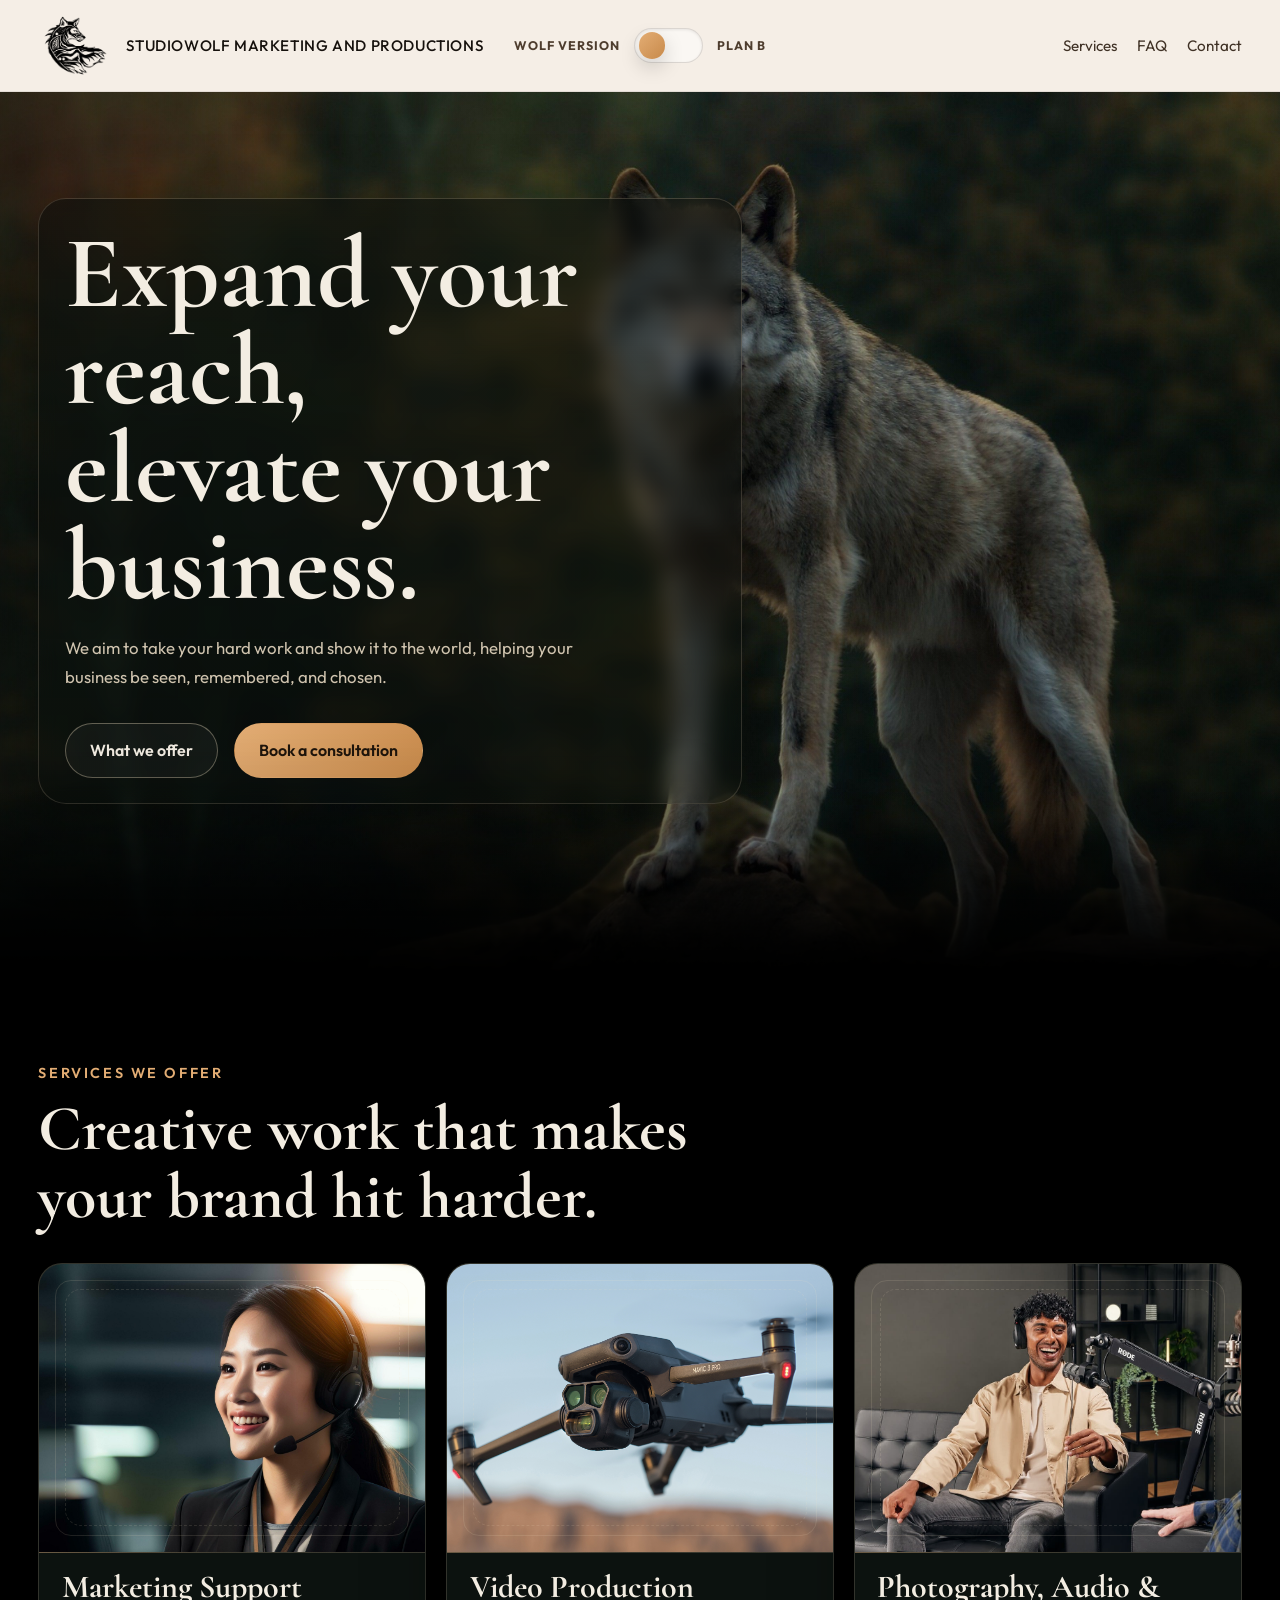
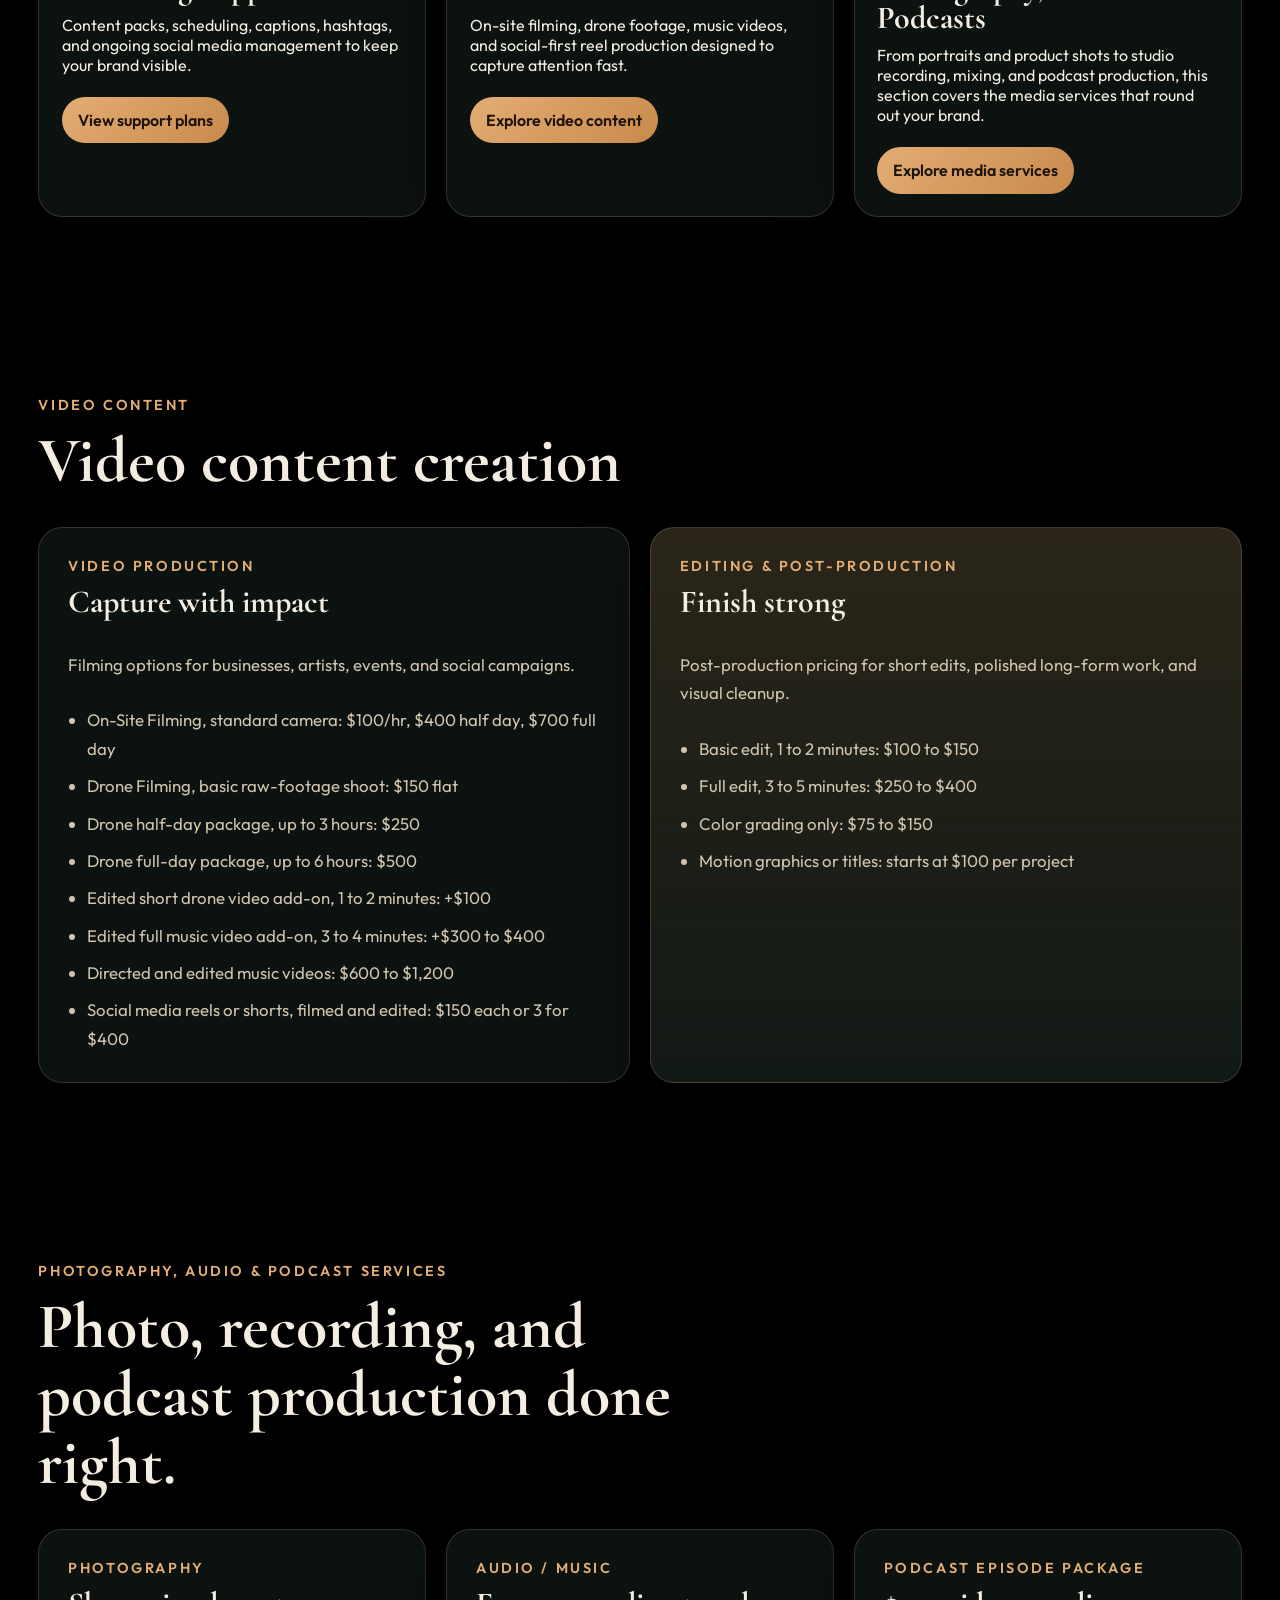
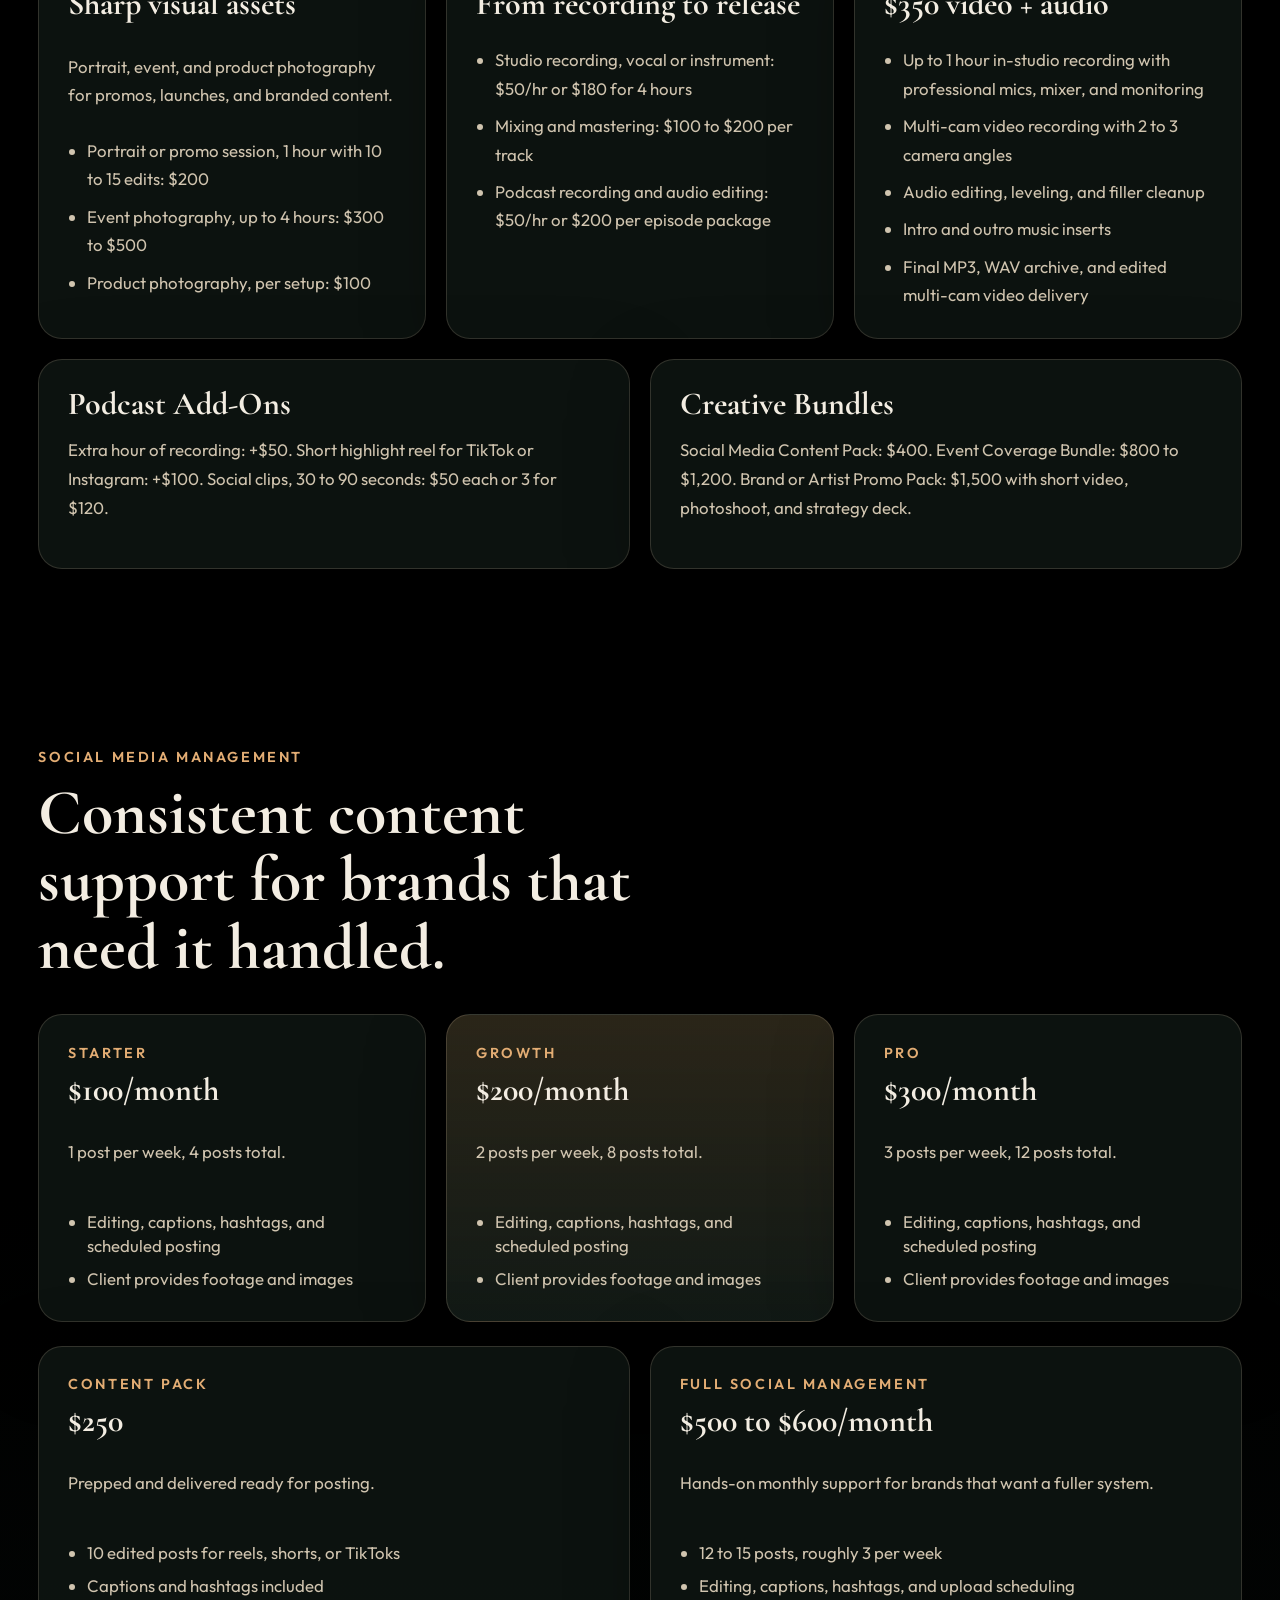
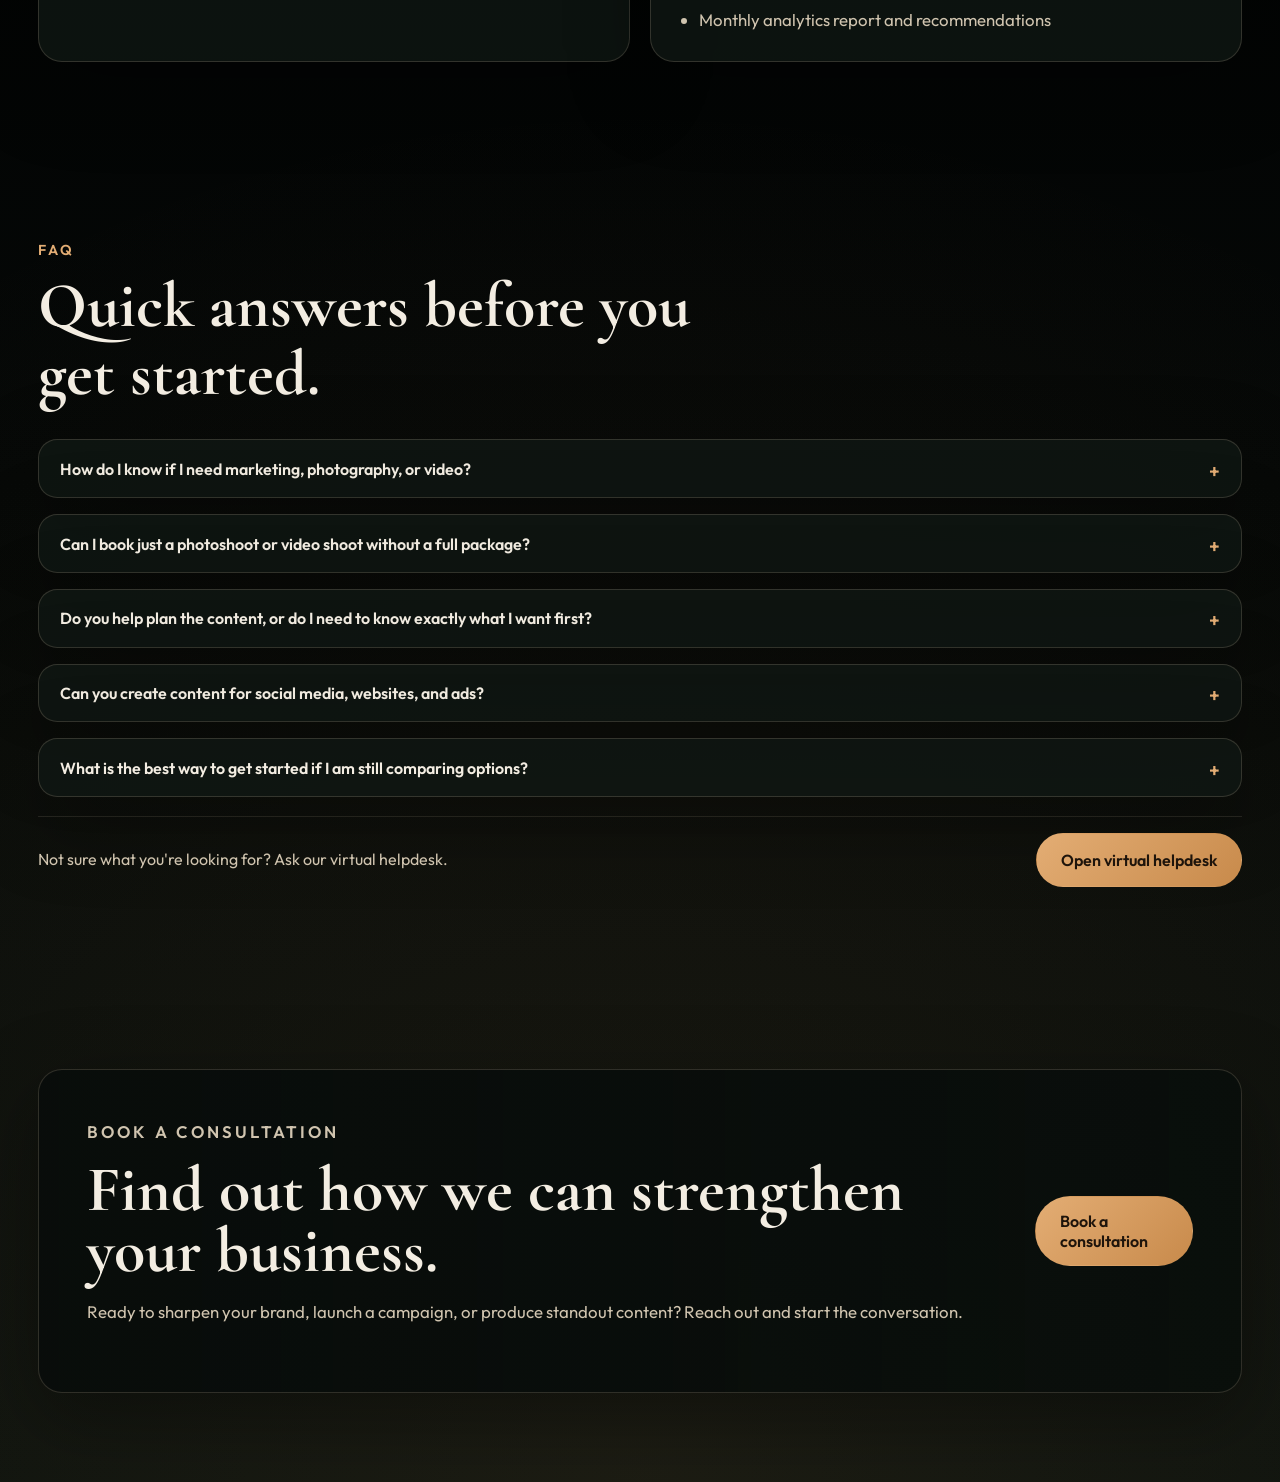
<file: index.html>
<!DOCTYPE html>
<html lang="en">
<head>
  <meta charset="UTF-8">
  <meta name="viewport" content="width=device-width, initial-scale=1.0">
  <title>StudioWolf Marketing and Productions</title>
  <meta
    name="description"
    content="StudioWolf Marketing and Productions helps brands lead the pack with sharp creative, video production, and growth-focused marketing."
  >
  <link rel="preconnect" href="https://fonts.googleapis.com">
  <link rel="preconnect" href="https://fonts.gstatic.com" crossorigin>
  <link href="https://fonts.googleapis.com/css2?family=Cormorant+Garamond:wght@500;600;700&family=Outfit:wght@300;400;500;600;700&display=swap" rel="stylesheet">
  <script>
    const savedStudioWolfTheme = sessionStorage.getItem("studiowolf-theme");
    document.documentElement.dataset.theme = savedStudioWolfTheme === "indian" ? "indian" : "wolf";
  </script>
  <link rel="stylesheet" href="styles.css">
</head>
<body>
  <header class="page-header">
    <nav class="site-nav">
      <a class="brand" href="#">
        <span class="brand-mark" aria-hidden="true">
          <img src="emblem-transparent.png" alt="StudioWolf logo">
        </span>
        <span class="brand-text">StudioWolf Marketing and Productions</span>
      </a>
      <div class="theme-switcher" aria-label="Website version toggle">
        <span class="theme-switcher-label">Wolf version</span>
        <label class="theme-toggle">
          <input type="checkbox" data-theme-toggle aria-label="Switch website version">
          <span class="theme-toggle-track">
            <span class="theme-toggle-thumb"></span>
          </span>
        </label>
        <span class="theme-switcher-label">Plan B</span>
      </div>
      <div class="nav-links">
        <a href="#services" data-symbol="S" aria-label="Services">Services</a>
        <a href="#faq" data-symbol="?" aria-label="FAQ">FAQ</a>
        <a href="#consultation" data-symbol="C" aria-label="Contact">Contact</a>
      </div>
    </nav>
  </header>

  <section class="hero" id="top">
    <div class="hero-content">
      <div class="hero-copy">
        <div class="hero-layout">
          <div class="hero-main">
            <h1>
              <span class="hero-title hero-title-default">Expand your reach, elevate your business.</span>
              <span class="hero-title hero-title-indian">Built to be seen.</span>
            </h1>
            <p class="hero-text">
              <span class="hero-text-default">We aim to take your hard work and show it to the world, helping your business be seen, remembered, and chosen.</span>
              <span class="hero-text-indian">But we do way more than making you look good.</span>
            </p>
            <div class="hero-actions">
              <a class="button button-secondary" href="#services">
                <span class="hero-button-label hero-button-label-default">What we offer</span>
                <span class="hero-button-label hero-button-label-plan-b">What do we do?</span>
              </a>
              <a class="button button-primary" href="book-consultation.html">Book a consultation</a>
            </div>
          </div>
        </div>
      </div>
    </div>
  </section>

  <main>
    <section class="section intro" id="services">
      <div class="section-heading">
        <p class="section-label">Services We Offer</p>
        <h2>Creative work that makes your brand hit harder.</h2>
      </div>
      <div class="service-showcase">
        <article class="service-card">
          <a class="service-link" href="#social-management">
            <div class="service-placeholder">
              <img src="caller.jpeg" alt="Marketing support representative on a call">
            </div>
            <h3>Marketing Support</h3>
            <p>Content packs, scheduling, captions, hashtags, and ongoing social media management to keep your brand visible.</p>
            <span class="service-cta">View support plans</span>
          </a>
        </article>
        <article class="service-card">
          <a class="service-link" href="#pricing">
            <div class="service-placeholder">
              <img src="drone.jpg" alt="Drone camera in flight for video production">
            </div>
            <h3>Video Production</h3>
            <p>On-site filming, drone footage, music videos, and social-first reel production designed to capture attention fast.</p>
            <span class="service-cta">Explore video content</span>
          </a>
        </article>
        <article class="service-card">
          <a class="service-link" href="#photography">
            <div class="service-placeholder service-placeholder-podcast">
              <img src="podcasts.jpg" alt="Podcast recording session with microphones and headphones">
            </div>
            <h3>Photography, Audio &amp; Podcasts</h3>
            <p>From portraits and product shots to studio recording, mixing, and podcast production, this section covers the media services that round out your brand.</p>
            <span class="service-cta">Explore media services</span>
          </a>
        </article>
      </div>
    </section>

    <section class="section pricing" id="pricing">
      <div class="section-heading">
        <p class="section-label">Video Content</p>
        <h2>Video content creation</h2>
      </div>
      <div class="pricing-grid pricing-grid--two">
        <article class="price-card">
          <p class="plan">Video Production</p>
          <h3>Capture with impact</h3>
          <p class="price-copy">Filming options for businesses, artists, events, and social campaigns.</p>
          <ul>
            <li>On-Site Filming, standard camera: $100/hr, $400 half day, $700 full day</li>
            <li>Drone Filming, basic raw-footage shoot: $150 flat</li>
            <li>Drone half-day package, up to 3 hours: $250</li>
            <li>Drone full-day package, up to 6 hours: $500</li>
            <li>Edited short drone video add-on, 1 to 2 minutes: +$100</li>
            <li>Edited full music video add-on, 3 to 4 minutes: +$300 to $400</li>
            <li>Directed and edited music videos: $600 to $1,200</li>
            <li>Social media reels or shorts, filmed and edited: $150 each or 3 for $400</li>
          </ul>
        </article>
        <article class="price-card featured">
          <p class="plan">Editing &amp; Post-Production</p>
          <h3>Finish strong</h3>
          <p class="price-copy">Post-production pricing for short edits, polished long-form work, and visual cleanup.</p>
          <ul>
            <li>Basic edit, 1 to 2 minutes: $100 to $150</li>
            <li>Full edit, 3 to 5 minutes: $250 to $400</li>
            <li>Color grading only: $75 to $150</li>
            <li>Motion graphics or titles: starts at $100 per project</li>
          </ul>
        </article>
      </div>
    </section>

    <section class="section service-detail" id="photography">
      <div class="section-heading">
        <p class="section-label">Photography, Audio &amp; Podcast Services</p>
        <h2>Photo, recording, and podcast production done right.</h2>
      </div>
      <div class="pricing-grid">
        <article class="price-card">
          <p class="plan">Photography</p>
          <h3>Sharp visual assets</h3>
          <p class="price-copy">Portrait, event, and product photography for promos, launches, and branded content.</p>
          <ul>
            <li>Portrait or promo session, 1 hour with 10 to 15 edits: $200</li>
            <li>Event photography, up to 4 hours: $300 to $500</li>
            <li>Product photography, per setup: $100</li>
          </ul>
        </article>
        <article class="price-card">
          <p class="plan">Audio / Music</p>
          <h3>From recording to release</h3>
          <ul>
            <li>Studio recording, vocal or instrument: $50/hr or $180 for 4 hours</li>
            <li>Mixing and mastering: $100 to $200 per track</li>
            <li>Podcast recording and audio editing: $50/hr or $200 per episode package</li>
          </ul>
        </article>
        <article class="price-card">
          <p class="plan">Podcast Episode Package</p>
          <h3>$350 video + audio</h3>
          <ul>
            <li>Up to 1 hour in-studio recording with professional mics, mixer, and monitoring</li>
            <li>Multi-cam video recording with 2 to 3 camera angles</li>
            <li>Audio editing, leveling, and filler cleanup</li>
            <li>Intro and outro music inserts</li>
            <li>Final MP3, WAV archive, and edited multi-cam video delivery</li>
          </ul>
        </article>
      </div>
      <div class="cards cards--compact">
        <article class="card">
          <h3>Podcast Add-Ons</h3>
          <p>Extra hour of recording: +$50. Short highlight reel for TikTok or Instagram: +$100. Social clips, 30 to 90 seconds: $50 each or 3 for $120.</p>
        </article>
        <article class="card">
          <h3>Creative Bundles</h3>
          <p>Social Media Content Pack: $400. Event Coverage Bundle: $800 to $1,200. Brand or Artist Promo Pack: $1,500 with short video, photoshoot, and strategy deck.</p>
        </article>
      </div>
    </section>

    <section class="section social-management" id="social-management">
      <div class="section-heading">
        <p class="section-label">Social Media Management</p>
        <h2>Consistent content support for brands that need it handled.</h2>
      </div>
      <div class="pricing-grid">
        <article class="price-card">
          <p class="plan">Starter</p>
          <h3>$100/month</h3>
          <p class="price-copy">1 post per week, 4 posts total.</p>
          <ul>
            <li>Editing, captions, hashtags, and scheduled posting</li>
            <li>Client provides footage and images</li>
          </ul>
        </article>
        <article class="price-card featured">
          <p class="plan">Growth</p>
          <h3>$200/month</h3>
          <p class="price-copy">2 posts per week, 8 posts total.</p>
          <ul>
            <li>Editing, captions, hashtags, and scheduled posting</li>
            <li>Client provides footage and images</li>
          </ul>
        </article>
        <article class="price-card">
          <p class="plan">Pro</p>
          <h3>$300/month</h3>
          <p class="price-copy">3 posts per week, 12 posts total.</p>
          <ul>
            <li>Editing, captions, hashtags, and scheduled posting</li>
            <li>Client provides footage and images</li>
          </ul>
        </article>
      </div>
      <div class="pricing-grid pricing-grid--two">
        <article class="price-card">
          <p class="plan">Content Pack</p>
          <h3>$250</h3>
          <p class="price-copy">Prepped and delivered ready for posting.</p>
          <ul>
            <li>10 edited posts for reels, shorts, or TikToks</li>
            <li>Captions and hashtags included</li>
          </ul>
        </article>
        <article class="price-card">
          <p class="plan">Full Social Management</p>
          <h3>$500 to $600/month</h3>
          <p class="price-copy">Hands-on monthly support for brands that want a fuller system.</p>
          <ul>
            <li>12 to 15 posts, roughly 3 per week</li>
            <li>Editing, captions, hashtags, and upload scheduling</li>
            <li>Monthly analytics report and recommendations</li>
          </ul>
        </article>
      </div>
    </section>

    <section class="section faq" id="faq">
      <div class="section-heading">
        <p class="section-label">FAQ</p>
        <h2>Quick answers before you get started.</h2>
      </div>
      <div class="faq-list">
        <details class="faq-item">
          <summary>How do I know if I need marketing, photography, or video?</summary>
          <p>If you need more visibility, stronger branding, better content, or a clearer way to show what your business does, StudioWolf can help you figure out which service makes the most sense.</p>
        </details>
        <details class="faq-item">
          <summary>Can I book just a photoshoot or video shoot without a full package?</summary>
          <p>Yes. You can book single services like photography, filming, editing, podcast production, or social content support without committing to a larger package.</p>
        </details>
        <details class="faq-item">
          <summary>Do you help plan the content, or do I need to know exactly what I want first?</summary>
          <p>StudioWolf can help with both strategy and execution. If you already know what you want, we can produce it. If you are not sure yet, we can help shape the concept, direction, and rollout.</p>
        </details>
        <details class="faq-item">
          <summary>Can you create content for social media, websites, and ads?</summary>
          <p>Yes. StudioWolf can create content that works across social media, websites, paid ads, promotions, and branded campaigns so your visuals stay consistent everywhere people see you.</p>
        </details>
        <details class="faq-item">
          <summary>What is the best way to get started if I am still comparing options?</summary>
          <p>Start with a consultation or use the virtual helpdesk. Once you share what your business needs, StudioWolf can point you toward the right service, package, or production approach.</p>
        </details>
      </div>
      <div class="faq-help-strip">
        <p class="faq-help-copy">Not sure what you're looking for? Ask our virtual helpdesk.</p>
        <a class="button button-primary" href="virtual-helpdesk.html">Open virtual helpdesk</a>
      </div>
    </section>

    <section class="section consultation" id="consultation">
      <div class="consultation-panel">
        <div>
          <p class="section-label">Book A Consultation</p>
          <h2>Find out how we can strengthen your business.</h2>
          <p>
            Ready to sharpen your brand, launch a campaign, or produce standout content? Reach out and start the conversation.
          </p>
        </div>
        <a class="button button-primary" href="book-consultation.html">Book a consultation</a>
      </div>
    </section>
  </main>
  <div class="floating-actions" aria-label="Quick actions">
    <a class="floating-button floating-button-secondary" href="virtual-helpdesk.html">Helpdesk</a>
    <a class="floating-button floating-button-primary" href="book-consultation.html">Contact</a>
  </div>
  <script>
    const heroSection = document.querySelector(".hero, .consultation-hero, .calculator-page");
    const floatingActions = document.querySelector(".floating-actions");

    if (heroSection && floatingActions) {
      const toggleFloatingActions = () => {
        const heroBottom = heroSection.getBoundingClientRect().bottom;
        floatingActions.classList.toggle("is-visible", heroBottom <= 120);
      };

      toggleFloatingActions();
      window.addEventListener("scroll", toggleFloatingActions, { passive: true });
      window.addEventListener("resize", toggleFloatingActions);
    }
  </script>
  <script src="side-nav.js"></script>
  <script src="theme-toggle.js"></script>
</body>
</html>
</file>
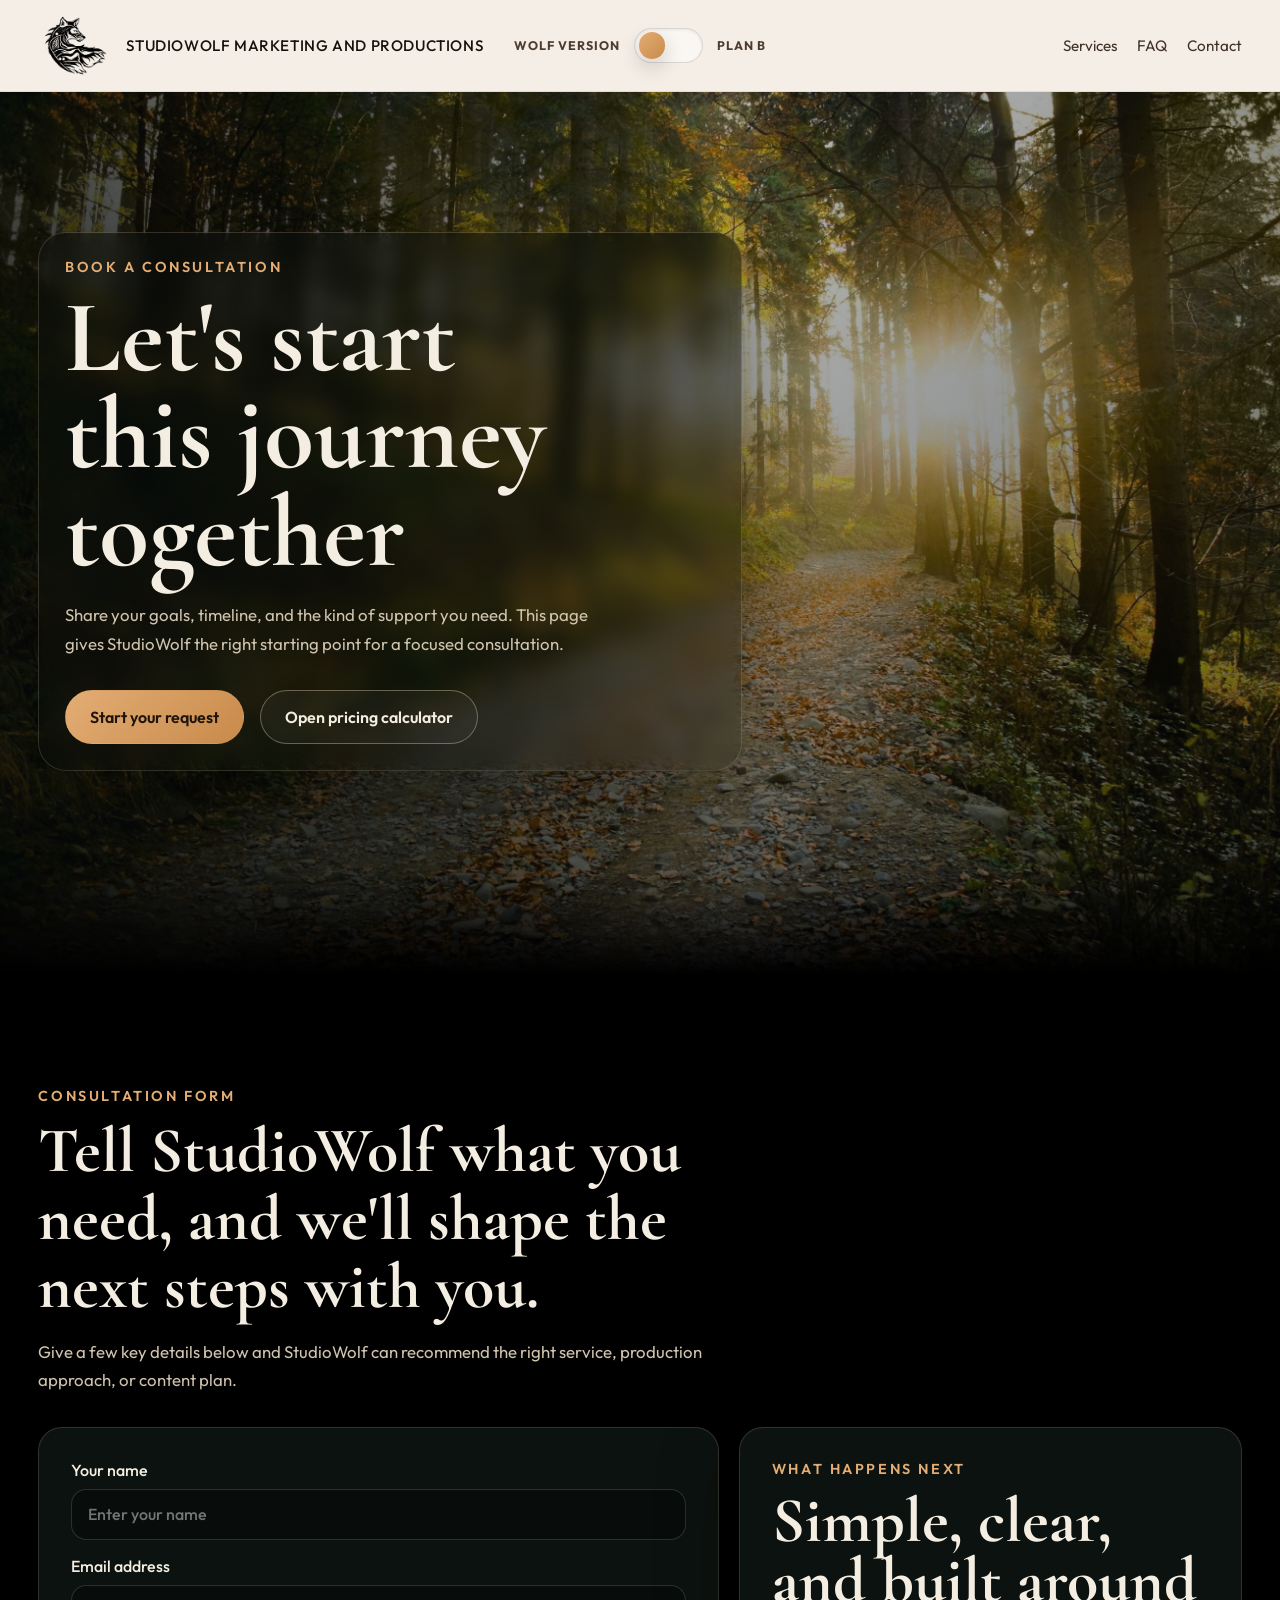
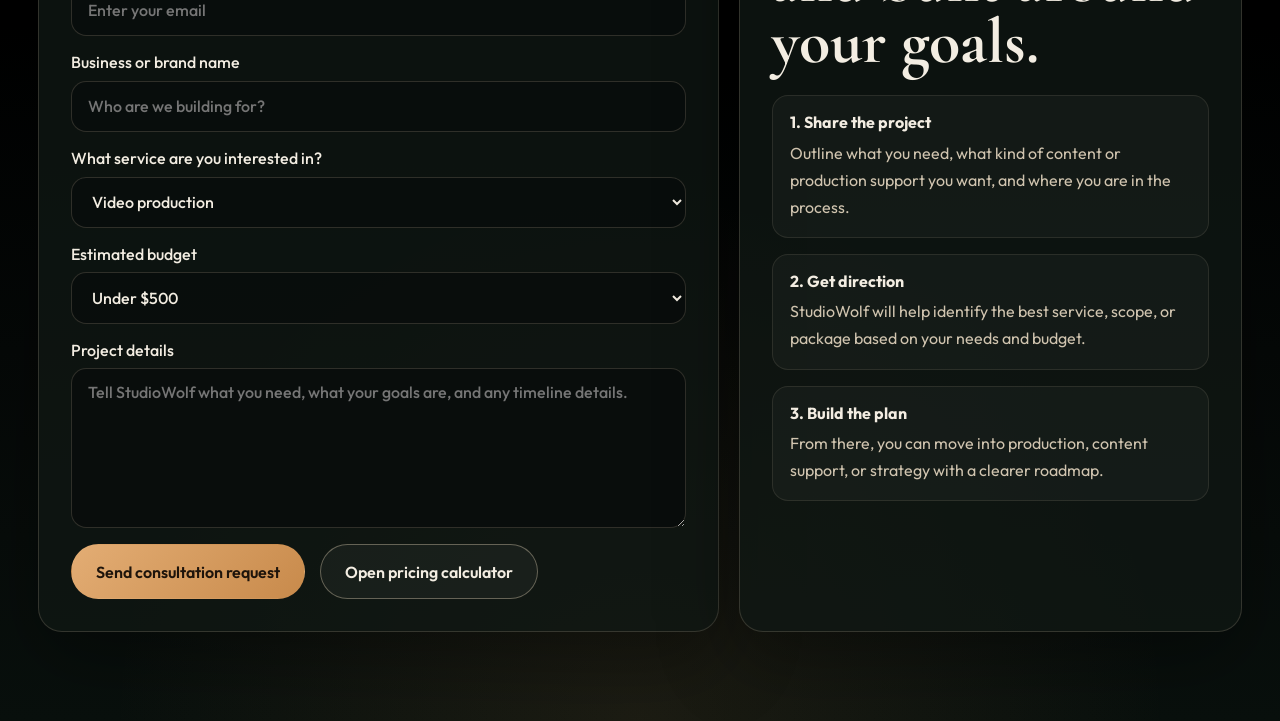
<file: book-consultation.html>
<!DOCTYPE html>
<html lang="en">
<head>
  <meta charset="UTF-8">
  <meta name="viewport" content="width=device-width, initial-scale=1.0">
  <title>Book A Consultation | StudioWolf Marketing and Productions</title>
  <meta
    name="description"
    content="Book a consultation with StudioWolf Marketing and Productions to plan your next marketing, production, or content project."
  >
  <link rel="preconnect" href="https://fonts.googleapis.com">
  <link rel="preconnect" href="https://fonts.gstatic.com" crossorigin>
  <link href="https://fonts.googleapis.com/css2?family=Cormorant+Garamond:wght@500;600;700&family=Outfit:wght@300;400;500;600;700&display=swap" rel="stylesheet">
  <script>
    const savedStudioWolfTheme = sessionStorage.getItem("studiowolf-theme");
    document.documentElement.dataset.theme = savedStudioWolfTheme === "indian" ? "indian" : "wolf";
  </script>
  <link rel="stylesheet" href="styles.css">
</head>
<body>
  <header class="page-header">
    <nav class="site-nav">
      <a class="brand" href="index.html">
        <span class="brand-mark" aria-hidden="true">
          <img src="emblem-transparent.png" alt="StudioWolf logo">
        </span>
        <span class="brand-text">StudioWolf Marketing and Productions</span>
      </a>
      <div class="theme-switcher" aria-label="Website version toggle">
        <span class="theme-switcher-label">Wolf version</span>
        <label class="theme-toggle">
          <input type="checkbox" data-theme-toggle aria-label="Switch website version">
          <span class="theme-toggle-track">
            <span class="theme-toggle-thumb"></span>
          </span>
        </label>
        <span class="theme-switcher-label">Plan B</span>
      </div>
      <div class="nav-links">
        <a href="index.html#services" data-symbol="S" aria-label="Services">Services</a>
        <a href="index.html#faq" data-symbol="?" aria-label="FAQ">FAQ</a>
        <a href="book-consultation.html" data-symbol="C" aria-label="Contact">Contact</a>
      </div>
    </nav>
  </header>

  <section class="consultation-hero" id="top">
    <div class="hero-content">
      <div class="hero-copy consultation-hero-copy">
        <p class="eyebrow">Book A Consultation</p>
        <h1>Let's start this journey together</h1>
        <p class="hero-text">
          Share your goals, timeline, and the kind of support you need. This page gives StudioWolf the right starting point for a focused consultation.
        </p>
        <div class="hero-actions">
          <a class="button button-primary" href="#consultation-form">Start your request</a>
          <a class="button button-secondary" href="pricing-calculator.html">Open pricing calculator</a>
        </div>
      </div>
    </div>
  </section>

  <main>
    <section class="section calculator-page" id="consultation-form">
      <div class="section-heading">
        <p class="section-label">Consultation Form</p>
        <h2>Tell StudioWolf what you need, and we'll shape the next steps with you.</h2>
        <p class="page-intro">
          Give a few key details below and StudioWolf can recommend the right service, production approach, or content plan.
        </p>
      </div>

      <div class="consultation-page-layout">
        <form class="calculator-card consultation-form">
          <label class="calculator-field">
            <span>Your name</span>
            <input type="text" name="name" placeholder="Enter your name">
          </label>

          <label class="calculator-field">
            <span>Email address</span>
            <input type="email" name="email" placeholder="Enter your email">
          </label>

          <label class="calculator-field">
            <span>Business or brand name</span>
            <input type="text" name="business" placeholder="Who are we building for?">
          </label>

          <label class="calculator-field">
            <span>What service are you interested in?</span>
            <select name="service">
              <option>Video production</option>
              <option>Editing & post-production</option>
              <option>Photography</option>
              <option>Audio / podcast production</option>
              <option>Social media management</option>
              <option>I need help deciding</option>
            </select>
          </label>

          <label class="calculator-field">
            <span>Estimated budget</span>
            <select name="budget">
              <option>Under $500</option>
              <option>$500 to $1,000</option>
              <option>$1,000 to $2,500</option>
              <option>$2,500+</option>
              <option>Not sure yet</option>
            </select>
          </label>

          <label class="calculator-field">
            <span>Project details</span>
            <textarea name="details" rows="6" placeholder="Tell StudioWolf what you need, what your goals are, and any timeline details."></textarea>
          </label>

          <div class="consultation-form-actions">
            <a class="button button-primary" href="mailto:hello@studiowolfmarketing.com?subject=StudioWolf%20Consultation%20Request">Send consultation request</a>
            <a class="button button-secondary" href="pricing-calculator.html">Open pricing calculator</a>
          </div>
        </form>

        <div class="calculator-card consultation-side">
          <p class="plan">What Happens Next</p>
          <h2>Simple, clear, and built around your goals.</h2>
          <div class="consultation-steps">
            <div class="consultation-step">
              <strong>1. Share the project</strong>
              <p>Outline what you need, what kind of content or production support you want, and where you are in the process.</p>
            </div>
            <div class="consultation-step">
              <strong>2. Get direction</strong>
              <p>StudioWolf will help identify the best service, scope, or package based on your needs and budget.</p>
            </div>
            <div class="consultation-step">
              <strong>3. Build the plan</strong>
              <p>From there, you can move into production, content support, or strategy with a clearer roadmap.</p>
            </div>
          </div>
        </div>
      </div>
    </section>
  </main>
  <div class="floating-actions" aria-label="Quick actions">
    <a class="floating-button floating-button-secondary" href="virtual-helpdesk.html">Helpdesk</a>
    <a class="floating-button floating-button-primary" href="book-consultation.html">Contact</a>
  </div>
  <script>
    const heroSection = document.querySelector(".hero, .consultation-hero, .calculator-page");
    const floatingActions = document.querySelector(".floating-actions");

    if (heroSection && floatingActions) {
      const toggleFloatingActions = () => {
        const heroBottom = heroSection.getBoundingClientRect().bottom;
        floatingActions.classList.toggle("is-visible", heroBottom <= 120);
      };

      toggleFloatingActions();
      window.addEventListener("scroll", toggleFloatingActions, { passive: true });
      window.addEventListener("resize", toggleFloatingActions);
    }
  </script>
  <script src="side-nav.js"></script>
  <script src="theme-toggle.js"></script>
</body>
</html>
</file>
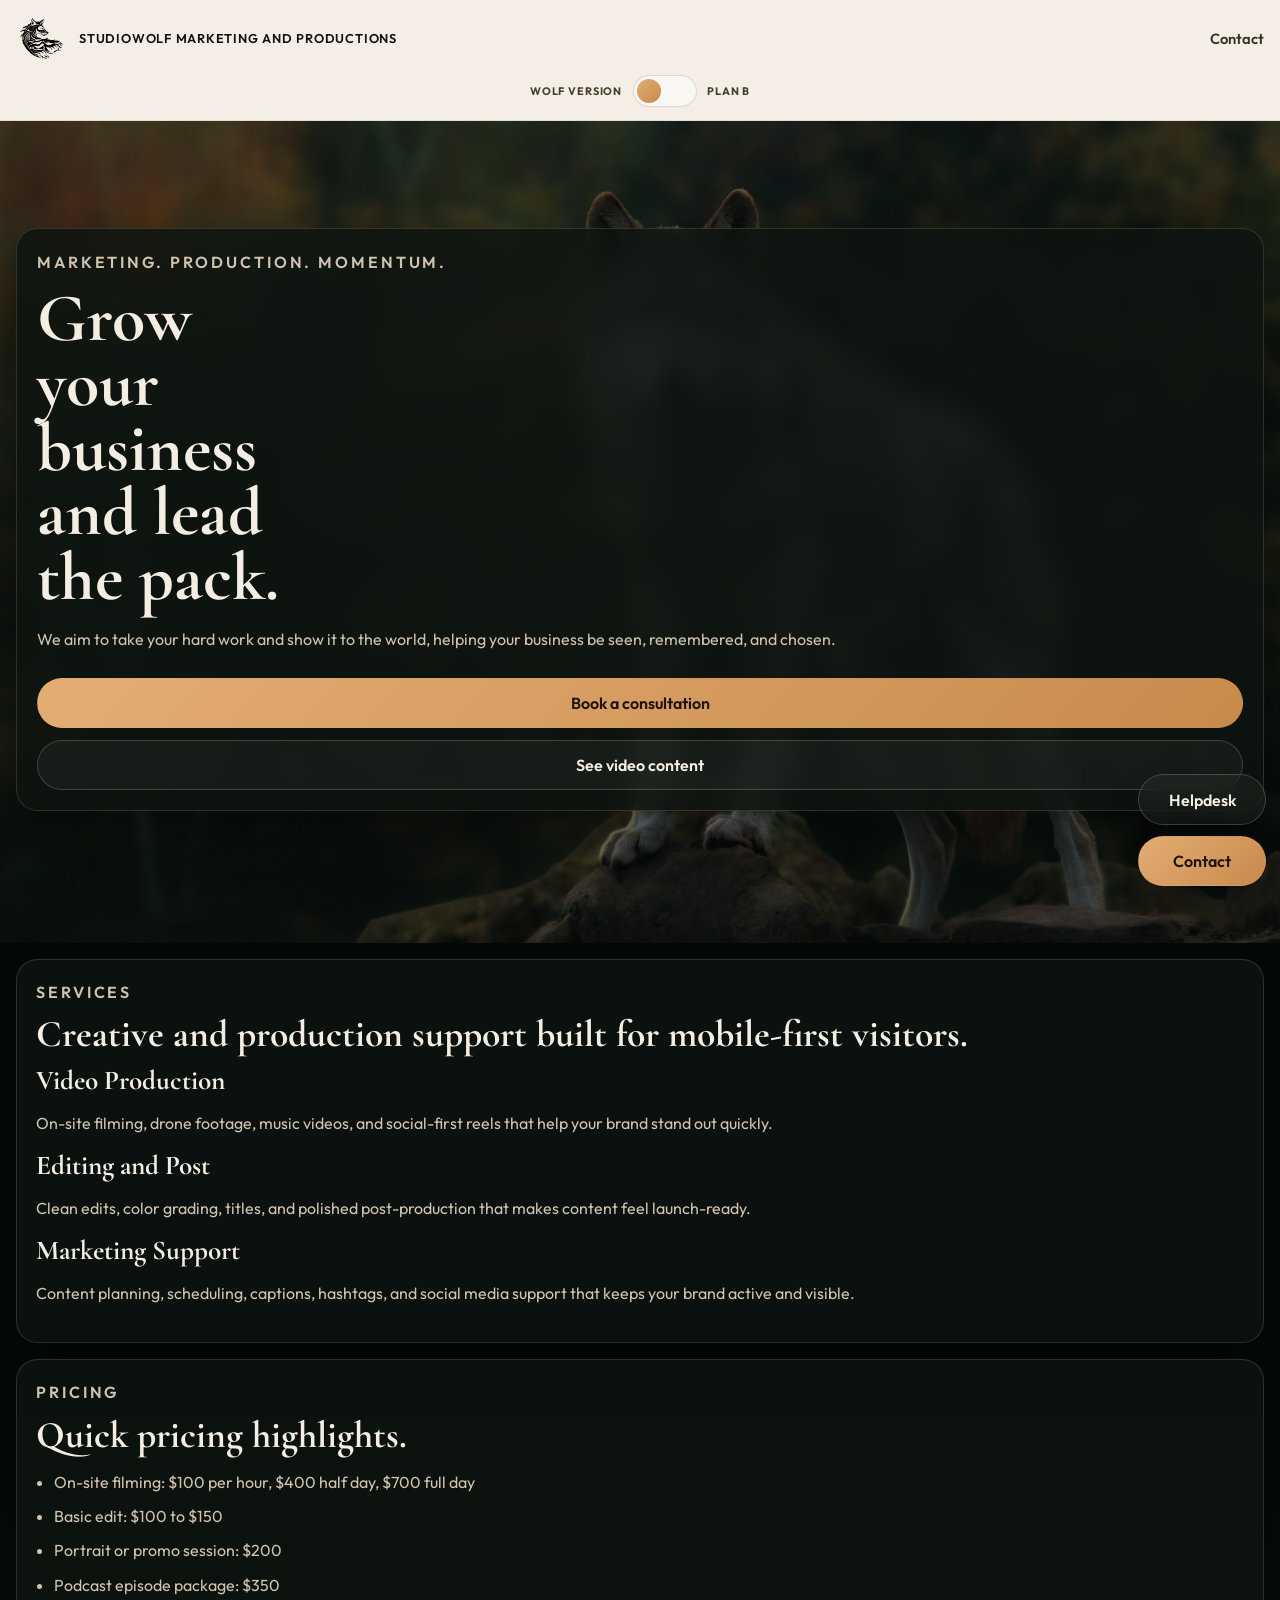
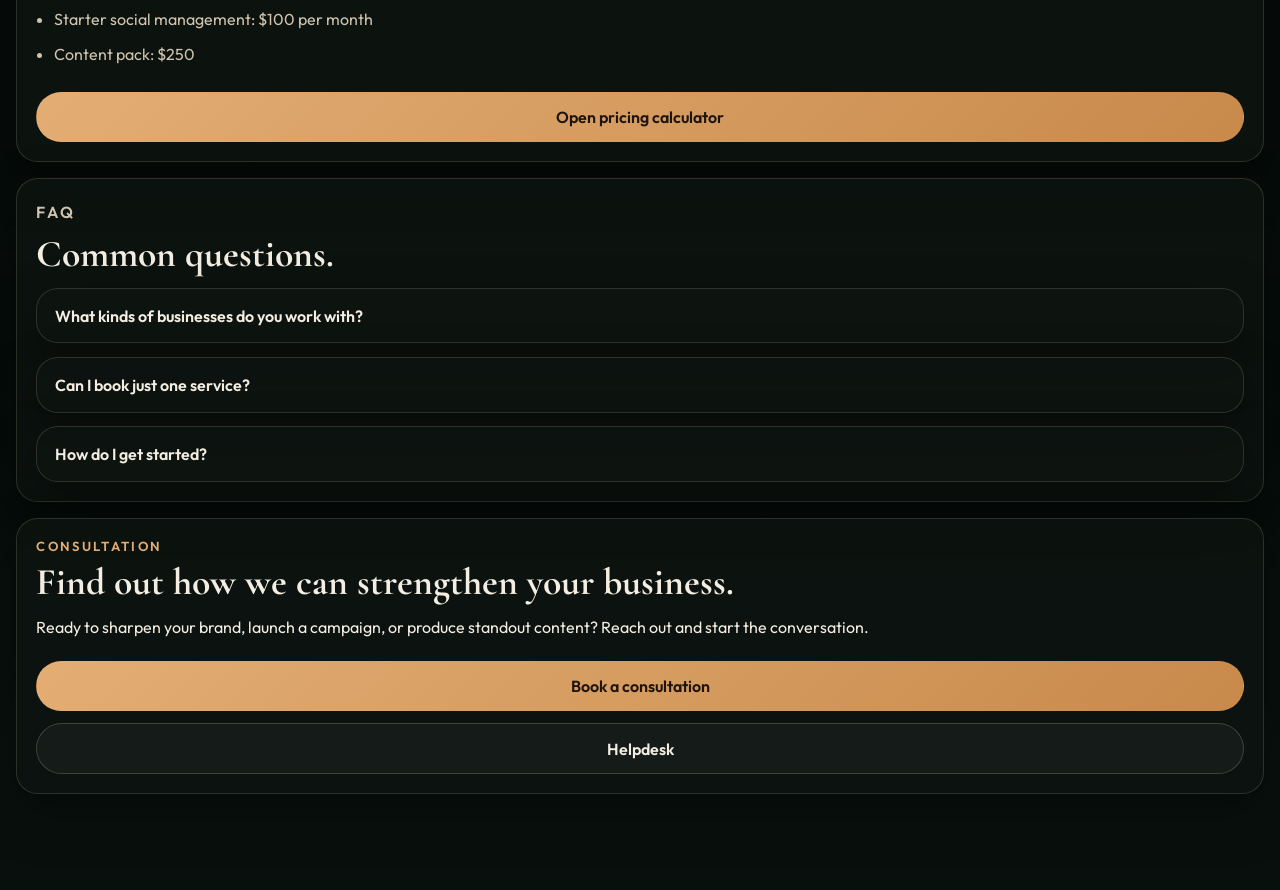
<file: mobile.html>
<!DOCTYPE html>
<html lang="en">
<head>
  <meta charset="UTF-8">
  <meta name="viewport" content="width=device-width, initial-scale=1.0">
  <title>StudioWolf Mobile | Marketing and Productions</title>
  <meta
    name="description"
    content="Mobile-first version of the StudioWolf Marketing and Productions website."
  >
  <link rel="preconnect" href="https://fonts.googleapis.com">
  <link rel="preconnect" href="https://fonts.gstatic.com" crossorigin>
  <link href="https://fonts.googleapis.com/css2?family=Cormorant+Garamond:wght@500;600;700&family=Outfit:wght@300;400;500;600;700&display=swap" rel="stylesheet">
  <script>
    const savedStudioWolfTheme = sessionStorage.getItem("studiowolf-theme");
    document.documentElement.dataset.theme = savedStudioWolfTheme === "indian" ? "indian" : "wolf";
  </script>
  <style>
    :root {
      --bg: #09100d;
      --panel: rgba(14, 20, 17, 0.82);
      --panel-strong: rgba(10, 15, 12, 0.92);
      --text: #f3ede2;
      --muted: #d0c4af;
      --accent: #c88a4b;
      --accent-soft: #e3ad74;
      --stroke: rgba(244, 225, 194, 0.15);
      --shadow: 0 20px 50px rgba(0, 0, 0, 0.34);
    }

    html[data-theme="indian"] {
      --bg: #0b0d12;
      --panel: rgba(16, 21, 30, 0.84);
      --panel-strong: rgba(10, 14, 21, 0.94);
      --text: #f4f7fb;
      --muted: #c6d1dc;
      --accent: #8ea8c8;
      --accent-soft: #d8e4f1;
      --stroke: rgba(217, 229, 242, 0.16);
      --shadow: 0 20px 50px rgba(0, 0, 0, 0.34);
    }

    * {
      box-sizing: border-box;
    }

    html {
      scroll-behavior: smooth;
    }

    body {
      margin: 0;
      font-family: "Outfit", sans-serif;
      color: var(--text);
      background:
        radial-gradient(circle at top, rgba(200, 138, 75, 0.12), transparent 28%),
        linear-gradient(180deg, #020303 0%, #08100d 100%);
    }

    html[data-theme="indian"] body {
      background:
        radial-gradient(circle at 74% 14%, rgba(142, 168, 200, 0.18), transparent 24%),
        radial-gradient(circle at 18% 14%, rgba(216, 228, 241, 0.12), transparent 28%),
        linear-gradient(180deg, #050608 0%, #141a24 100%);
    }

    a {
      color: inherit;
      text-decoration: none;
    }

    img {
      display: block;
      max-width: 100%;
    }

    .mobile-header {
      position: sticky;
      top: 0;
      z-index: 20;
      display: grid;
      gap: 0.7rem;
      padding: 0.8rem 1rem;
      background: rgba(255, 248, 240, 0.96);
      border-bottom: 1px solid rgba(22, 17, 13, 0.08);
    }

    html[data-theme="indian"] .mobile-header {
      background: rgba(233, 239, 246, 0.95);
      border-bottom: 1px solid rgba(31, 43, 59, 0.08);
    }

    .mobile-header-top {
      display: flex;
      align-items: center;
      justify-content: space-between;
      gap: 1rem;
    }

    .mobile-brand {
      display: flex;
      align-items: center;
      gap: 0.75rem;
      min-width: 0;
    }

    .mobile-brand-mark {
      width: 3.2rem;
      height: 3.2rem;
      padding: 0.15rem;
      border-radius: 0.55rem;
      overflow: hidden;
    }

    .mobile-brand-text {
      color: #16110d;
      font-size: 0.8rem;
      font-weight: 600;
      letter-spacing: 0.06em;
      line-height: 1.25;
      text-transform: uppercase;
    }

    html[data-theme="indian"] .mobile-brand-text {
      color: #1d2a39;
    }

    .mobile-nav-link {
      color: #3f3125;
      font-size: 0.92rem;
      font-weight: 600;
    }

    html[data-theme="indian"] .mobile-nav-link {
      color: #44607b;
    }

    .mobile-theme-switcher {
      display: inline-flex;
      align-items: center;
      justify-content: center;
      gap: 0.65rem;
      flex-wrap: wrap;
    }

    .mobile-theme-label {
      color: #4e3d2e;
      font-size: 0.68rem;
      font-weight: 700;
      letter-spacing: 0.08em;
      text-transform: uppercase;
    }

    html[data-theme="indian"] .mobile-theme-label {
      color: #58708a;
    }

    .mobile-theme-toggle {
      position: relative;
      display: inline-flex;
      align-items: center;
    }

    .mobile-theme-toggle input {
      position: absolute;
      opacity: 0;
      pointer-events: none;
    }

    .mobile-theme-track {
      position: relative;
      display: inline-flex;
      align-items: center;
      width: 4rem;
      height: 2rem;
      border-radius: 999px;
      border: 1px solid rgba(56, 45, 35, 0.16);
      background: rgba(255, 255, 255, 0.52);
      cursor: pointer;
    }

    html[data-theme="indian"] .mobile-theme-track {
      border-color: rgba(61, 85, 111, 0.18);
      background: rgba(245, 249, 252, 0.66);
    }

    .mobile-theme-thumb {
      position: absolute;
      left: 0.2rem;
      width: 1.5rem;
      height: 1.5rem;
      border-radius: 50%;
      background: linear-gradient(135deg, var(--accent-soft), var(--accent));
      transition: transform 200ms ease;
    }

    .mobile-theme-toggle input:checked + .mobile-theme-track .mobile-theme-thumb {
      transform: translateX(1.95rem);
    }

    .mobile-hero {
      min-height: calc(100vh - 4.9rem);
      padding: 1rem 1rem 2.5rem;
      display: flex;
      align-items: center;
      background:
        linear-gradient(180deg, rgba(8, 13, 11, 0.42), rgba(8, 13, 11, 0.58)),
        url("Wolf wallpaper business.jpg") 64% center / cover no-repeat;
    }

    html[data-theme="indian"] .mobile-hero {
      background:
        linear-gradient(180deg, rgba(6, 8, 12, 0.46), rgba(6, 8, 12, 0.62)),
        url("newest wallpaper idea.jpg") center center / cover no-repeat;
    }

    .mobile-hero-card,
    .mobile-card,
    .mobile-faq-item,
    .mobile-consultation {
      border: 1px solid var(--stroke);
      border-radius: 1.35rem;
      background: var(--panel);
      box-shadow: var(--shadow);
    }

    .mobile-hero-card {
      width: 100%;
      padding: 1.25rem;
      backdrop-filter: blur(12px);
    }

    .eyebrow,
    .mobile-label {
      margin: 0 0 0.7rem;
      color: var(--accent-soft);
      font-size: 0.82rem;
      font-weight: 600;
      letter-spacing: 0.18em;
      text-transform: uppercase;
    }

    h1,
    h2,
    h3 {
      margin: 0;
      font-family: "Cormorant Garamond", serif;
      line-height: 0.95;
    }

    h1 {
      font-size: clamp(2.75rem, 11vw, 4.25rem);
      max-width: 9ch;
    }

    h2 {
      font-size: 2.35rem;
      margin-bottom: 0.95rem;
    }

    h3 {
      font-size: 1.7rem;
      margin-bottom: 0.8rem;
    }

    .mobile-hero-card p,
    .mobile-card p,
    .mobile-faq-item p,
    li {
      color: var(--muted);
      line-height: 1.7;
      font-size: 1rem;
    }

    .mobile-actions {
      display: grid;
      gap: 0.75rem;
      margin-top: 1.5rem;
    }

    .button {
      display: inline-flex;
      align-items: center;
      justify-content: center;
      min-height: 3.15rem;
      padding: 0.8rem 1.15rem;
      border-radius: 999px;
      border: 1px solid transparent;
      font-weight: 600;
    }

    .button-primary {
      background: linear-gradient(135deg, var(--accent-soft), var(--accent));
      color: #1f140b;
    }

    html[data-theme="indian"] .button-primary {
      color: #10151b;
    }

    .button-secondary {
      background: rgba(255, 255, 255, 0.04);
      border-color: rgba(244, 225, 194, 0.2);
    }

    .mobile-main {
      padding: 1rem 1rem 6rem;
      display: grid;
      gap: 1rem;
    }

    .mobile-card,
    .mobile-consultation {
      padding: 1.2rem;
    }

    .mobile-list {
      margin: 0.8rem 0 0;
      padding-left: 1.1rem;
    }

    .mobile-list li + li {
      margin-top: 0.45rem;
    }

    .mobile-faq {
      display: grid;
      gap: 0.85rem;
    }

    .mobile-faq-item {
      padding: 1.05rem 1.1rem;
    }

    .mobile-faq-item summary {
      cursor: pointer;
      list-style: none;
      color: var(--text);
      font-weight: 600;
    }

    .mobile-faq-item summary::-webkit-details-marker {
      display: none;
    }

    .mobile-faq-item p {
      margin: 0.9rem 0 0;
    }

    .mobile-floating {
      position: fixed;
      right: 0.85rem;
      bottom: 0.85rem;
      display: grid;
      gap: 0.7rem;
      z-index: 30;
    }

    .mobile-floating .button {
      min-width: 8rem;
      box-shadow: 0 16px 32px rgba(0, 0, 0, 0.26);
      backdrop-filter: blur(12px);
    }
  </style>
</head>
<body>
  <header class="mobile-header">
    <div class="mobile-header-top">
      <a class="mobile-brand" href="#">
      <span class="mobile-brand-mark">
        <img src="emblem-transparent.png" alt="StudioWolf logo">
      </span>
      <span class="mobile-brand-text">StudioWolf Marketing and Productions</span>
    </a>
      <a class="mobile-nav-link" href="#consultation">Contact</a>
    </div>
    <div class="mobile-theme-switcher" aria-label="Website version toggle">
      <span class="mobile-theme-label">Wolf version</span>
      <label class="mobile-theme-toggle">
        <input type="checkbox" data-theme-toggle aria-label="Switch website version">
        <span class="mobile-theme-track">
          <span class="mobile-theme-thumb"></span>
        </span>
      </label>
      <span class="mobile-theme-label">Plan B</span>
    </div>
  </header>

  <section class="mobile-hero" id="top">
    <div class="mobile-hero-card">
      <p class="eyebrow">Marketing. Production. Momentum.</p>
      <h1>Grow your business and lead the pack.</h1>
      <p>We aim to take your hard work and show it to the world, helping your business be seen, remembered, and chosen.</p>
      <div class="mobile-actions">
        <a class="button button-primary" href="book-consultation.html">Book a consultation</a>
        <a class="button button-secondary" href="pricing-calculator.html">See video content</a>
      </div>
    </div>
  </section>

  <main class="mobile-main">
    <section class="mobile-card" id="services">
      <p class="mobile-label">Services</p>
      <h2>Creative and production support built for mobile-first visitors.</h2>
      <h3>Video Production</h3>
      <p>On-site filming, drone footage, music videos, and social-first reels that help your brand stand out quickly.</p>
      <h3>Editing and Post</h3>
      <p>Clean edits, color grading, titles, and polished post-production that makes content feel launch-ready.</p>
      <h3>Marketing Support</h3>
      <p>Content planning, scheduling, captions, hashtags, and social media support that keeps your brand active and visible.</p>
    </section>

    <section class="mobile-card" id="pricing">
      <p class="mobile-label">Pricing</p>
      <h2>Quick pricing highlights.</h2>
      <ul class="mobile-list">
        <li>On-site filming: $100 per hour, $400 half day, $700 full day</li>
        <li>Basic edit: $100 to $150</li>
        <li>Portrait or promo session: $200</li>
        <li>Podcast episode package: $350</li>
        <li>Starter social management: $100 per month</li>
        <li>Content pack: $250</li>
      </ul>
      <div class="mobile-actions">
        <a class="button button-primary" href="pricing-calculator.html">Open pricing calculator</a>
      </div>
    </section>

    <section class="mobile-card">
      <p class="mobile-label">FAQ</p>
      <h2>Common questions.</h2>
      <div class="mobile-faq" id="faq">
        <details class="mobile-faq-item">
          <summary>What kinds of businesses do you work with?</summary>
          <p>StudioWolf works with local businesses, service brands, artists, and growing companies that want stronger marketing, sharper visuals, and better content.</p>
        </details>
        <details class="mobile-faq-item">
          <summary>Can I book just one service?</summary>
          <p>Yes. You can book individual services like filming, editing, photography, podcast production, or social media support.</p>
        </details>
        <details class="mobile-faq-item">
          <summary>How do I get started?</summary>
          <p>Use the consultation page or the pricing calculator to narrow down the right fit, then reach out and we can build the next step together.</p>
        </details>
      </div>
    </section>

    <section class="mobile-consultation" id="consultation">
      <p class="mobile-label">Consultation</p>
      <h2>Find out how we can strengthen your business.</h2>
      <p>Ready to sharpen your brand, launch a campaign, or produce standout content? Reach out and start the conversation.</p>
      <div class="mobile-actions">
        <a class="button button-primary" href="book-consultation.html">Book a consultation</a>
        <a class="button button-secondary" href="virtual-helpdesk.html">Helpdesk</a>
      </div>
    </section>
  </main>

  <div class="mobile-floating" aria-label="Quick actions">
    <a class="button button-secondary" href="virtual-helpdesk.html">Helpdesk</a>
    <a class="button button-primary" href="book-consultation.html">Contact</a>
  </div>
  <script src="theme-toggle.js"></script>
</body>
</html>
</file>
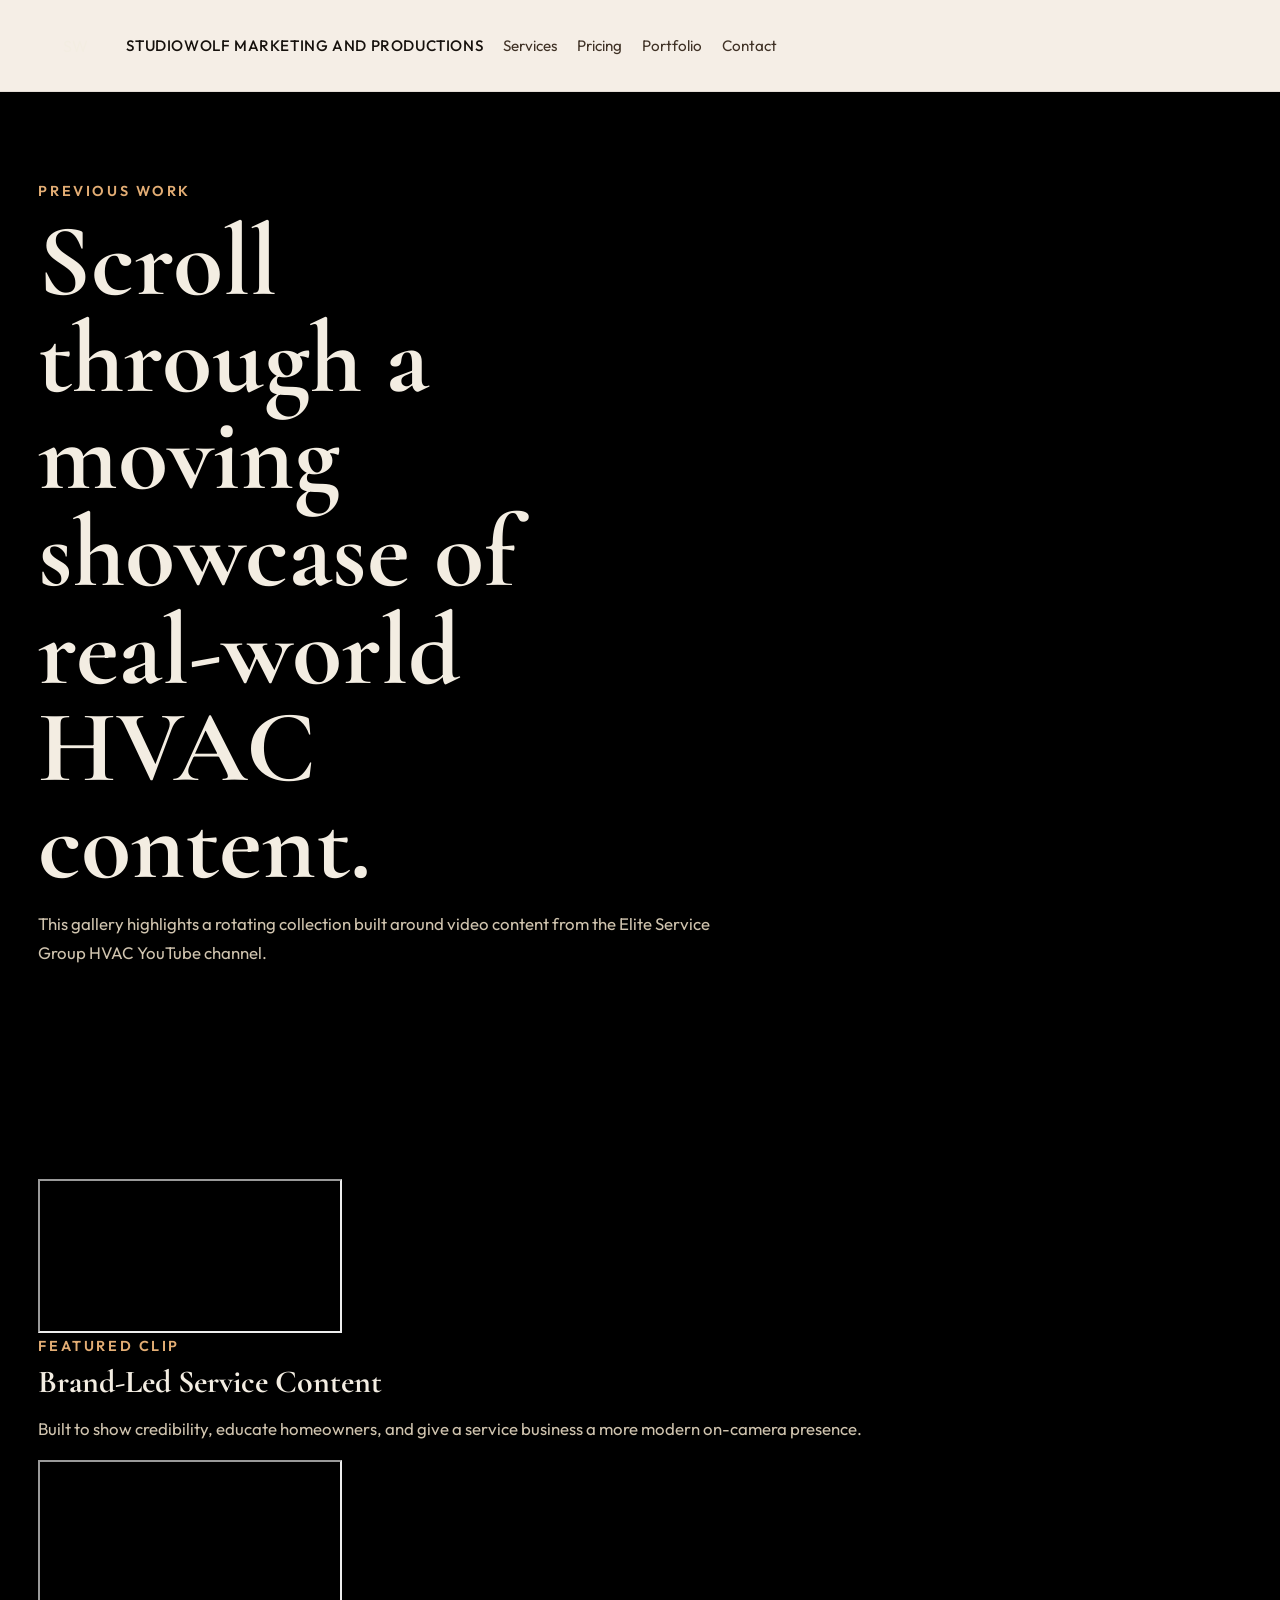
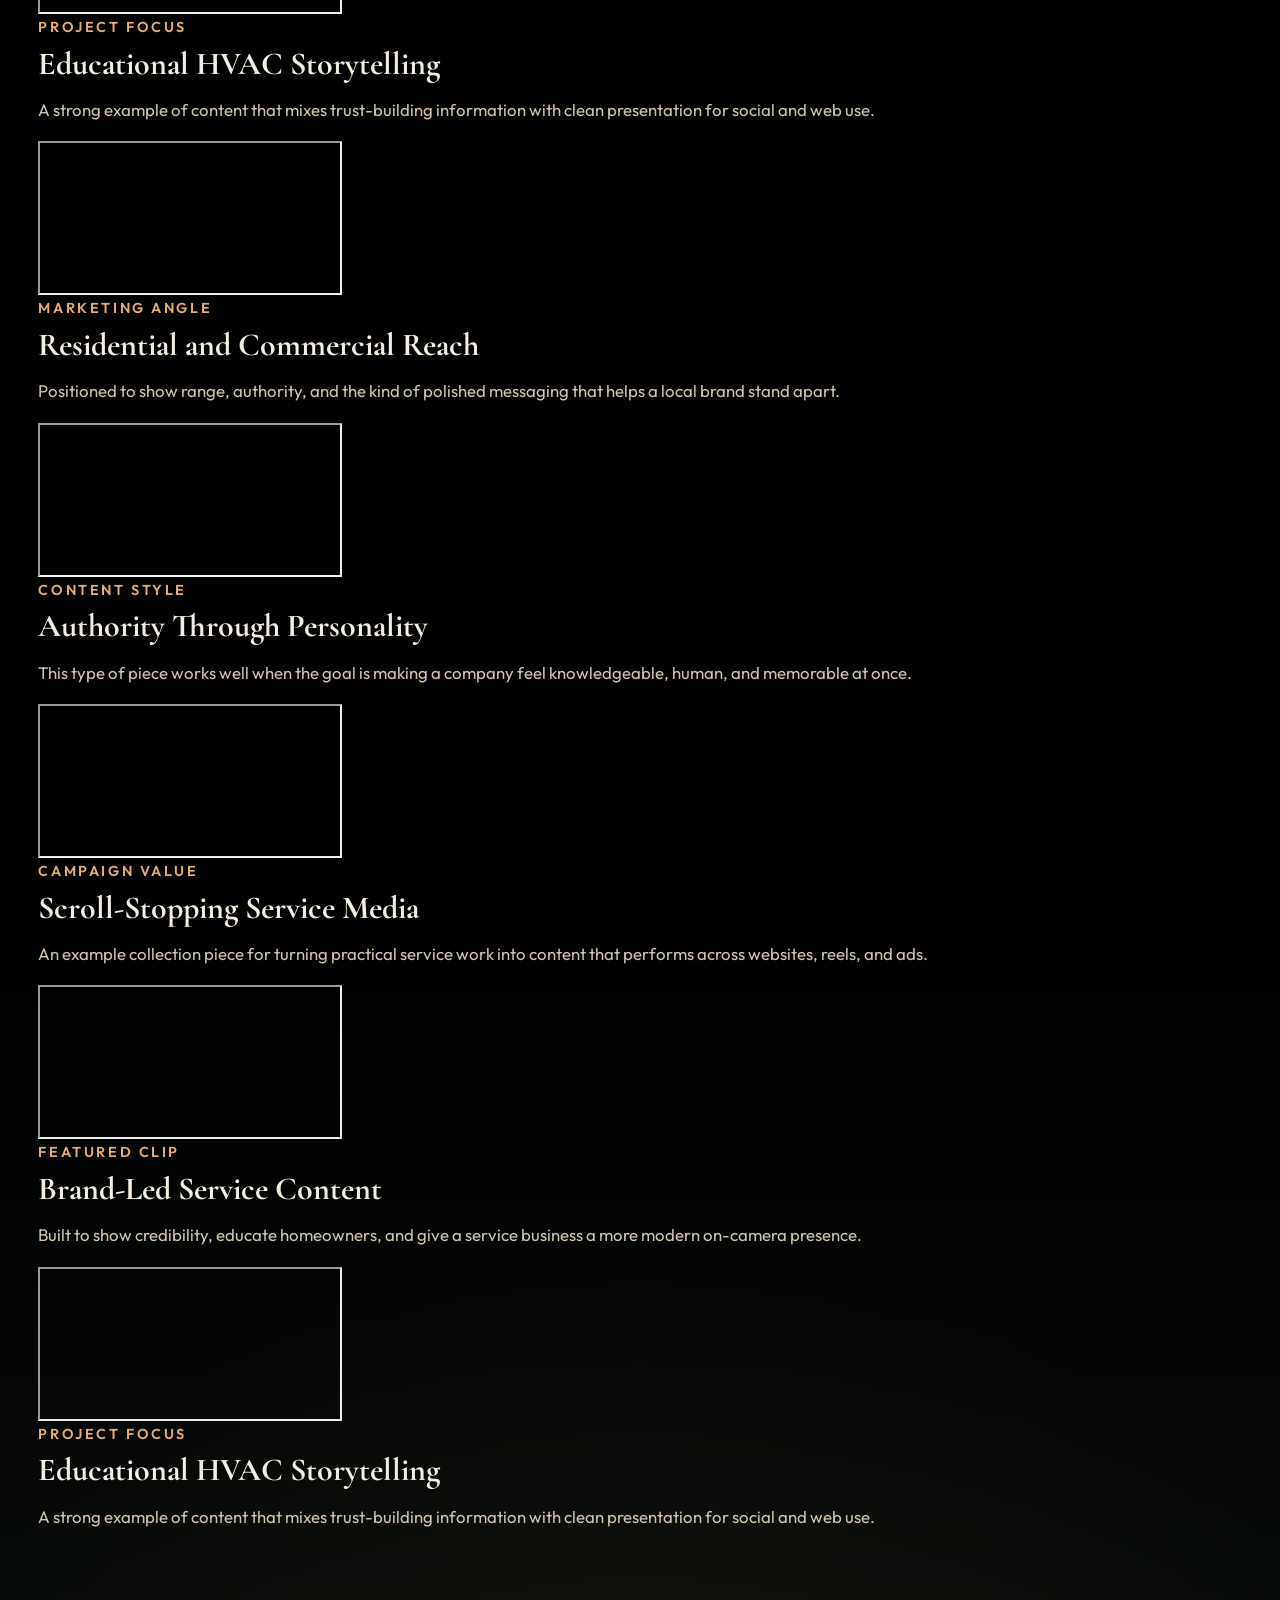
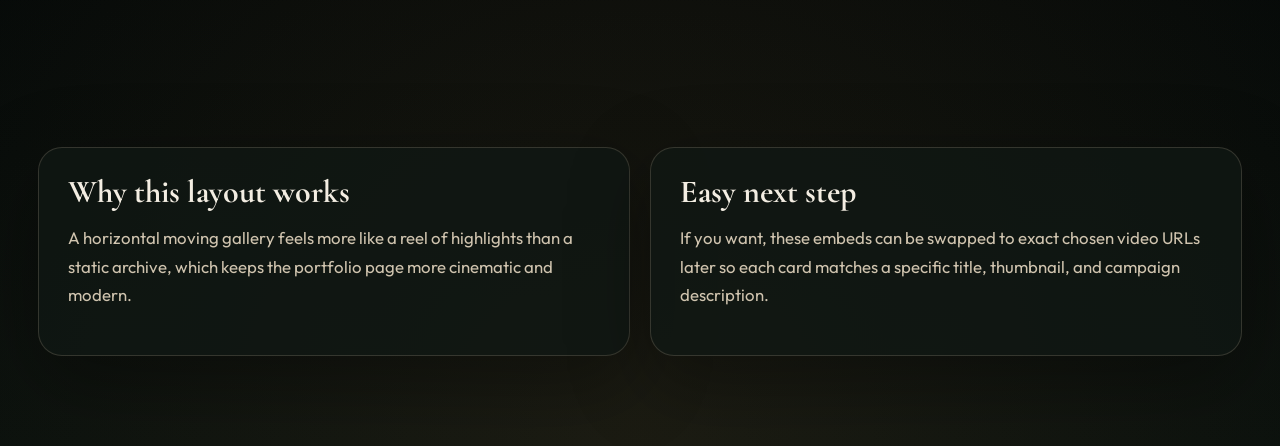
<file: portfolio.html>
<!DOCTYPE html>
<html lang="en">
<head>
  <meta charset="UTF-8">
  <meta name="viewport" content="width=device-width, initial-scale=1.0">
  <title>Portfolio | StudioWolf Marketing and Productions</title>
  <meta
    name="description"
    content="Portfolio highlights inspired by video work from the EliteServiceGroupHVAC YouTube channel."
  >
  <link rel="preconnect" href="https://fonts.googleapis.com">
  <link rel="preconnect" href="https://fonts.gstatic.com" crossorigin>
  <link href="https://fonts.googleapis.com/css2?family=Cormorant+Garamond:wght@500;600;700&family=Outfit:wght@300;400;500;600;700&display=swap" rel="stylesheet">
  <link rel="stylesheet" href="styles.css">
</head>
<body>
  <header class="page-header">
    <nav class="site-nav">
      <a class="brand" href="index.html">
        <span class="brand-mark">SW</span>
        <span class="brand-text">StudioWolf Marketing and Productions</span>
      </a>
      <div class="nav-links">
        <a href="index.html#services">Services</a>
        <a href="index.html#pricing">Pricing</a>
        <a href="portfolio.html">Portfolio</a>
        <a href="index.html#consultation">Contact</a>
      </div>
    </nav>
  </header>

  <main class="portfolio-page">
    <section class="section portfolio-hero">
      <div class="section-heading">
        <p class="section-label">Previous Work</p>
        <h1>Scroll through a moving showcase of real-world HVAC content.</h1>
        <p class="page-intro">
          This gallery highlights a rotating collection built around video content from the
          <a class="inline-link" href="https://www.youtube.com/@EliteServiceGroupHVAC" target="_blank" rel="noreferrer">Elite Service Group HVAC YouTube channel</a>.
        </p>
      </div>
    </section>

    <section class="section portfolio-strip-section">
      <div class="portfolio-strip" aria-label="Featured video showcase">
        <div class="portfolio-track">
          <article class="portfolio-card">
            <div class="video-frame">
              <iframe
                src="https://www.youtube.com/embed?listType=user_uploads&list=EliteServiceGroupHVAC&index=1"
                title="Elite Service Group HVAC featured video 1"
                loading="lazy"
                allow="accelerometer; autoplay; clipboard-write; encrypted-media; gyroscope; picture-in-picture; web-share"
                allowfullscreen
              ></iframe>
            </div>
            <div class="portfolio-copy">
              <p class="plan">Featured Clip</p>
              <h3>Brand-Led Service Content</h3>
              <p class="price-copy">Built to show credibility, educate homeowners, and give a service business a more modern on-camera presence.</p>
            </div>
          </article>

          <article class="portfolio-card">
            <div class="video-frame">
              <iframe
                src="https://www.youtube.com/embed?listType=user_uploads&list=EliteServiceGroupHVAC&index=2"
                title="Elite Service Group HVAC featured video 2"
                loading="lazy"
                allow="accelerometer; autoplay; clipboard-write; encrypted-media; gyroscope; picture-in-picture; web-share"
                allowfullscreen
              ></iframe>
            </div>
            <div class="portfolio-copy">
              <p class="plan">Project Focus</p>
              <h3>Educational HVAC Storytelling</h3>
              <p class="price-copy">A strong example of content that mixes trust-building information with clean presentation for social and web use.</p>
            </div>
          </article>

          <article class="portfolio-card">
            <div class="video-frame">
              <iframe
                src="https://www.youtube.com/embed?listType=user_uploads&list=EliteServiceGroupHVAC&index=3"
                title="Elite Service Group HVAC featured video 3"
                loading="lazy"
                allow="accelerometer; autoplay; clipboard-write; encrypted-media; gyroscope; picture-in-picture; web-share"
                allowfullscreen
              ></iframe>
            </div>
            <div class="portfolio-copy">
              <p class="plan">Marketing Angle</p>
              <h3>Residential and Commercial Reach</h3>
              <p class="price-copy">Positioned to show range, authority, and the kind of polished messaging that helps a local brand stand apart.</p>
            </div>
          </article>

          <article class="portfolio-card">
            <div class="video-frame">
              <iframe
                src="https://www.youtube.com/embed?listType=user_uploads&list=EliteServiceGroupHVAC&index=4"
                title="Elite Service Group HVAC featured video 4"
                loading="lazy"
                allow="accelerometer; autoplay; clipboard-write; encrypted-media; gyroscope; picture-in-picture; web-share"
                allowfullscreen
              ></iframe>
            </div>
            <div class="portfolio-copy">
              <p class="plan">Content Style</p>
              <h3>Authority Through Personality</h3>
              <p class="price-copy">This type of piece works well when the goal is making a company feel knowledgeable, human, and memorable at once.</p>
            </div>
          </article>

          <article class="portfolio-card">
            <div class="video-frame">
              <iframe
                src="https://www.youtube.com/embed?listType=user_uploads&list=EliteServiceGroupHVAC&index=5"
                title="Elite Service Group HVAC featured video 5"
                loading="lazy"
                allow="accelerometer; autoplay; clipboard-write; encrypted-media; gyroscope; picture-in-picture; web-share"
                allowfullscreen
              ></iframe>
            </div>
            <div class="portfolio-copy">
              <p class="plan">Campaign Value</p>
              <h3>Scroll-Stopping Service Media</h3>
              <p class="price-copy">An example collection piece for turning practical service work into content that performs across websites, reels, and ads.</p>
            </div>
          </article>

          <article class="portfolio-card" aria-hidden="true">
            <div class="video-frame">
              <iframe
                src="https://www.youtube.com/embed?listType=user_uploads&list=EliteServiceGroupHVAC&index=1"
                title="Elite Service Group HVAC featured video 1 duplicate"
                loading="lazy"
                allow="accelerometer; autoplay; clipboard-write; encrypted-media; gyroscope; picture-in-picture; web-share"
                allowfullscreen
              ></iframe>
            </div>
            <div class="portfolio-copy">
              <p class="plan">Featured Clip</p>
              <h3>Brand-Led Service Content</h3>
              <p class="price-copy">Built to show credibility, educate homeowners, and give a service business a more modern on-camera presence.</p>
            </div>
          </article>

          <article class="portfolio-card" aria-hidden="true">
            <div class="video-frame">
              <iframe
                src="https://www.youtube.com/embed?listType=user_uploads&list=EliteServiceGroupHVAC&index=2"
                title="Elite Service Group HVAC featured video 2 duplicate"
                loading="lazy"
                allow="accelerometer; autoplay; clipboard-write; encrypted-media; gyroscope; picture-in-picture; web-share"
                allowfullscreen
              ></iframe>
            </div>
            <div class="portfolio-copy">
              <p class="plan">Project Focus</p>
              <h3>Educational HVAC Storytelling</h3>
              <p class="price-copy">A strong example of content that mixes trust-building information with clean presentation for social and web use.</p>
            </div>
          </article>
        </div>
      </div>
    </section>

    <section class="section portfolio-notes">
      <div class="cards cards--compact">
        <article class="card">
          <h3>Why this layout works</h3>
          <p>A horizontal moving gallery feels more like a reel of highlights than a static archive, which keeps the portfolio page more cinematic and modern.</p>
        </article>
        <article class="card">
          <h3>Easy next step</h3>
          <p>If you want, these embeds can be swapped to exact chosen video URLs later so each card matches a specific title, thumbnail, and campaign description.</p>
        </article>
      </div>
    </section>
  </main>
</body>
</html>
</file>
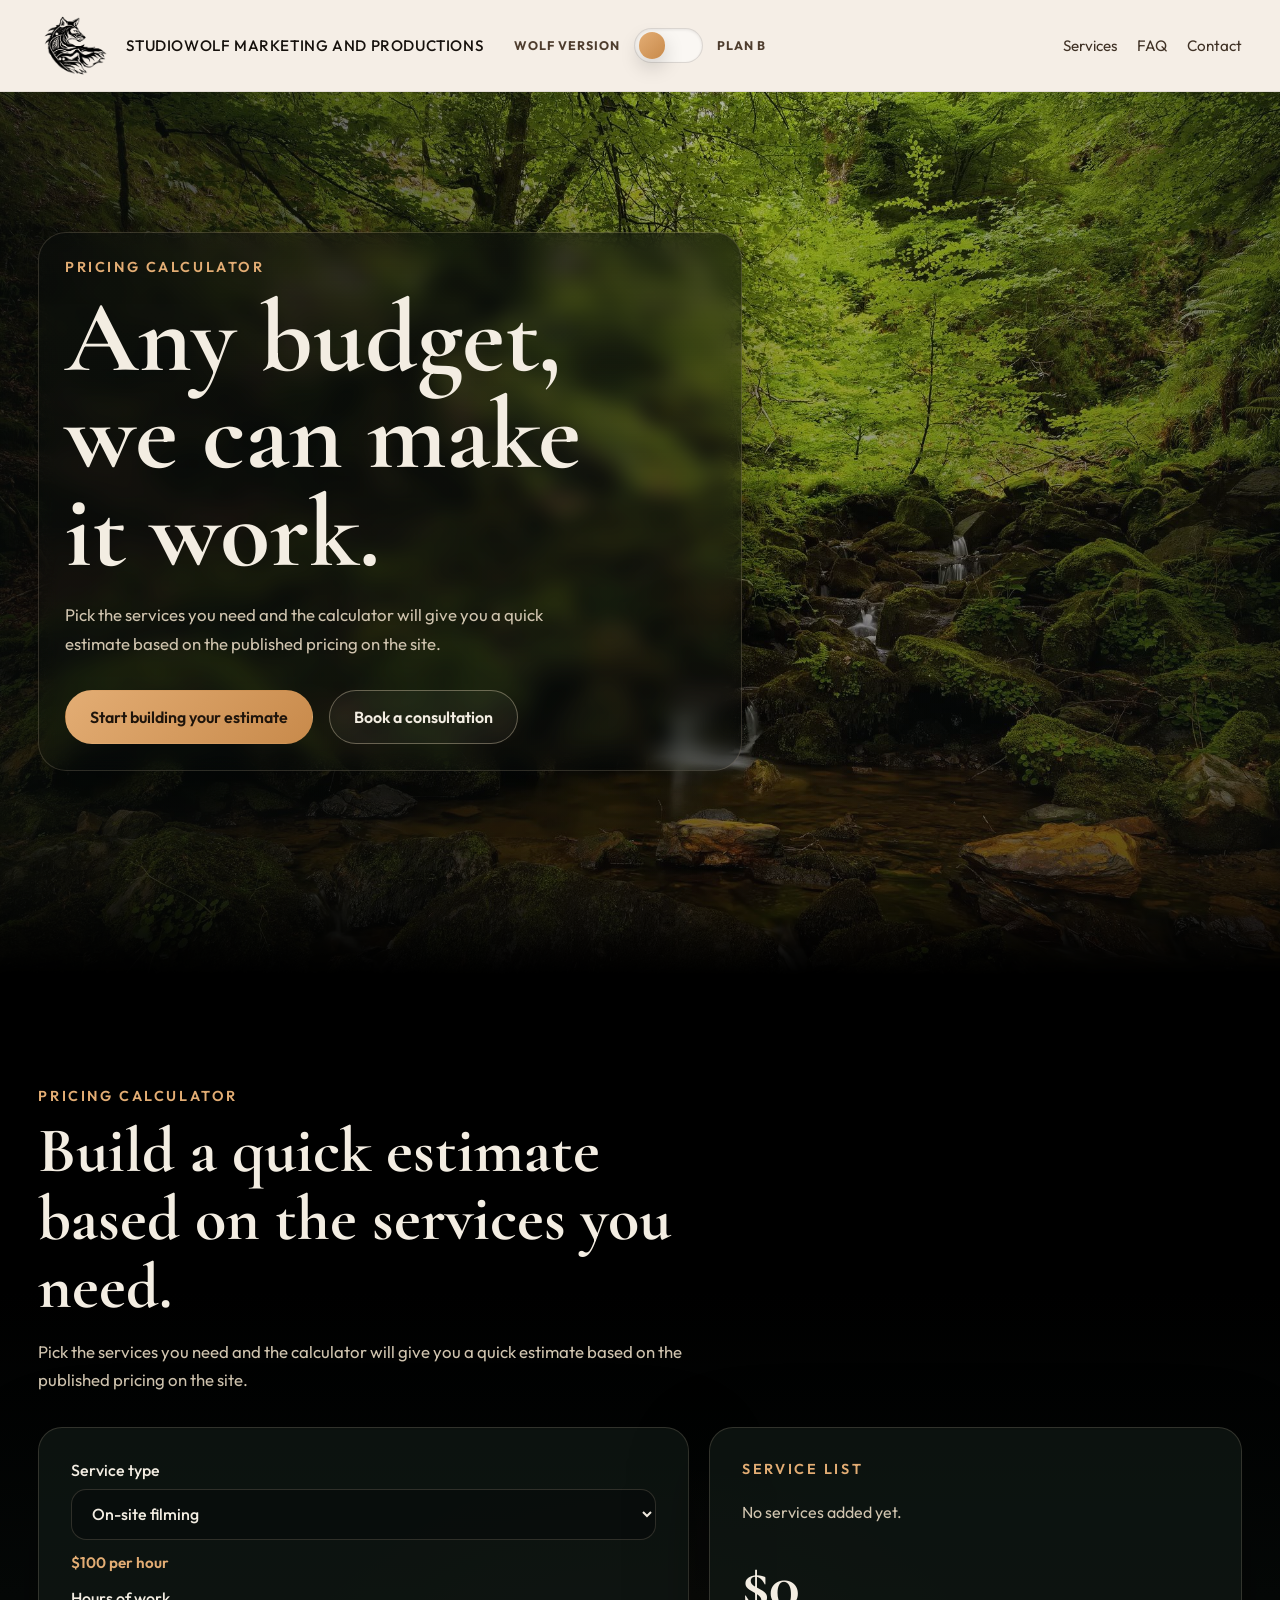
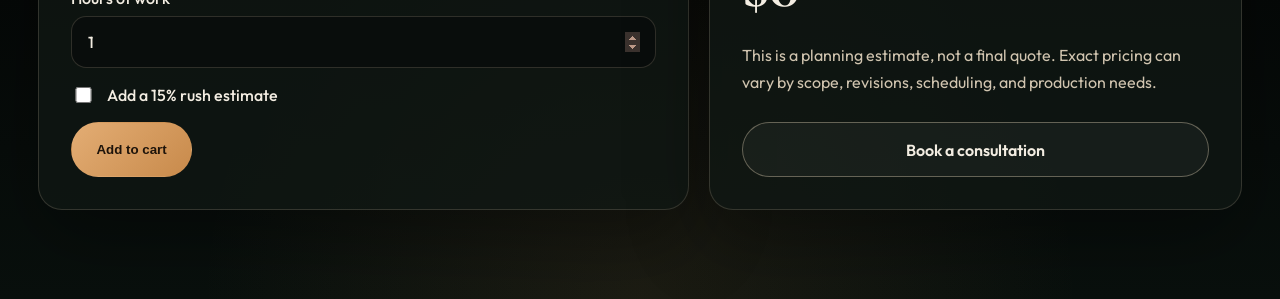
<file: pricing-calculator.html>
<!DOCTYPE html>
<html lang="en">
<head>
  <meta charset="UTF-8">
  <meta name="viewport" content="width=device-width, initial-scale=1.0">
  <title>Pricing Calculator | StudioWolf Marketing and Productions</title>
  <meta
    name="description"
    content="Estimate StudioWolf service pricing with a simple calculator."
  >
  <link rel="preconnect" href="https://fonts.googleapis.com">
  <link rel="preconnect" href="https://fonts.gstatic.com" crossorigin>
  <link href="https://fonts.googleapis.com/css2?family=Cormorant+Garamond:wght@500;600;700&family=Outfit:wght@300;400;500;600;700&display=swap" rel="stylesheet">
  <script>
    const savedStudioWolfTheme = sessionStorage.getItem("studiowolf-theme");
    document.documentElement.dataset.theme = savedStudioWolfTheme === "indian" ? "indian" : "wolf";
  </script>
  <link rel="stylesheet" href="styles.css">
</head>
<body>
  <header class="page-header">
    <nav class="site-nav">
      <a class="brand" href="index.html">
        <span class="brand-mark" aria-hidden="true">
          <img src="emblem-transparent.png" alt="StudioWolf logo">
        </span>
        <span class="brand-text">StudioWolf Marketing and Productions</span>
      </a>
      <div class="theme-switcher" aria-label="Website version toggle">
        <span class="theme-switcher-label">Wolf version</span>
        <label class="theme-toggle">
          <input type="checkbox" data-theme-toggle aria-label="Switch website version">
          <span class="theme-toggle-track">
            <span class="theme-toggle-thumb"></span>
          </span>
        </label>
        <span class="theme-switcher-label">Plan B</span>
      </div>
      <div class="nav-links">
        <a href="index.html#services" data-symbol="S" aria-label="Services">Services</a>
        <a href="index.html#faq" data-symbol="?" aria-label="FAQ">FAQ</a>
        <a href="index.html#consultation" data-symbol="C" aria-label="Contact">Contact</a>
      </div>
    </nav>
  </header>

  <section class="pricing-hero" id="top">
    <div class="hero-content">
      <div class="hero-copy consultation-hero-copy">
        <p class="eyebrow">Pricing Calculator</p>
        <h1>Any budget, we can make it work.</h1>
        <p class="hero-text">Pick the services you need and the calculator will give you a quick estimate based on the published pricing on the site.</p>
        <div class="hero-actions">
          <a class="button button-primary" href="#pricing-calculator-section">Start building your estimate</a>
          <a class="button button-secondary" href="book-consultation.html">Book a consultation</a>
        </div>
      </div>
    </div>
  </section>

  <main>
    <section class="section calculator-page" id="pricing-calculator-section">
      <div class="section-heading">
        <p class="section-label">Pricing Calculator</p>
        <h2>Build a quick estimate based on the services you need.</h2>
        <p class="page-intro">Pick the services you need and the calculator will give you a quick estimate based on the published pricing on the site.</p>
      </div>

      <div class="calculator-layout">
        <form class="calculator-card" id="pricing-calculator">
          <label class="calculator-field">
            <span>Service type</span>
            <select id="service-type">
              <option value="onsite-filming">On-site filming</option>
              <option value="studio-recording">Studio recording</option>
              <option value="podcast-audio-hourly">Podcast recording and audio editing</option>
              <option value="drone-basic">Drone filming</option>
              <option value="drone-half-day">Drone half-day package</option>
              <option value="drone-full-day">Drone full-day package</option>
              <option value="edited-short-video-addon">Edited short video add-on</option>
              <option value="edited-music-video-addon">Edited full music video add-on</option>
              <option value="music-video">Directed music video</option>
              <option value="reels-shorts">Social media reel / short</option>
              <option value="basic-edit">Basic edit</option>
              <option value="full-edit">Full edit</option>
              <option value="color-grading">Color grading only</option>
              <option value="motion-graphics">Motion graphics / titles</option>
              <option value="portrait-session">Portrait / promo session</option>
              <option value="event-photography">Event photography</option>
              <option value="product-photography">Product photography</option>
              <option value="mixing-mastering">Mixing & mastering</option>
              <option value="podcast-package">Podcast episode package</option>
              <option value="starter-social">Starter social management</option>
              <option value="growth-social">Growth social management</option>
              <option value="pro-social">Pro social management</option>
              <option value="content-pack">Content pack</option>
              <option value="full-social-management">Full social management</option>
            </select>
          </label>

          <div class="calculator-rate-note" id="rate-note">$100 per hour</div>

          <label class="calculator-field" id="multiplier-field">
            <span id="multiplier-label">Hours of work</span>
            <input id="hour-multiplier" type="number" min="1" value="1">
          </label>

          <label class="calculator-field checkbox-field">
            <input id="rush-addon" type="checkbox">
            <span>Add a 15% rush estimate</span>
          </label>

          <button class="button button-primary" type="submit">Add to cart</button>
        </form>

        <div class="calculator-card calculator-result">
          <p class="plan">Service List</p>
          <div id="cart-items" class="cart-items">
            <p class="cart-empty">No services added yet.</p>
          </div>
          <h2 id="estimate-total">$0</h2>
          <p id="monthly-total" class="monthly-total is-hidden">$0/month in recurring services</p>
          <p class="calculator-note">This is a planning estimate, not a final quote. Exact pricing can vary by scope, revisions, scheduling, and production needs.</p>
          <a class="button button-secondary" href="index.html#consultation">Book a consultation</a>
        </div>
      </div>
    </section>
  </main>
  <div class="floating-actions" aria-label="Quick actions">
    <a class="floating-button floating-button-secondary" href="virtual-helpdesk.html">Helpdesk</a>
    <a class="floating-button floating-button-primary" href="book-consultation.html">Contact</a>
  </div>

  <script>
    const pricingData = {
      "onsite-filming": { label: "On-site filming", price: 100, mode: "hours", unitLabel: "hour", note: "$100 per hour" },
      "studio-recording": { label: "Studio recording", price: 50, mode: "hours", unitLabel: "hour", note: "$50 per hour" },
      "podcast-audio-hourly": { label: "Podcast recording and audio editing", price: 50, mode: "hours", unitLabel: "hour", note: "$50 per hour" },
      "drone-basic": { label: "Drone filming package", price: 150, mode: "flat", unitLabel: "package", note: "$150 flat" },
      "drone-half-day": { label: "Drone half-day package", price: 250, mode: "flat", unitLabel: "package", note: "$250 flat" },
      "drone-full-day": { label: "Drone full-day package", price: 500, mode: "flat", unitLabel: "package", note: "$500 flat" },
      "edited-short-video-addon": { label: "Edited short video add-on", price: 100, mode: "flat", unitLabel: "add-on", note: "$100 add-on" },
      "edited-music-video-addon": { label: "Edited full music video add-on", price: 350, mode: "flat", unitLabel: "add-on", note: "$300 to $400 range, using $350 midpoint" },
      "music-video": { label: "Directed music video", price: 900, mode: "flat", unitLabel: "project", note: "$600 to $1,200 range, using $900 midpoint" },
      "reels-shorts": { label: "Social media reel / short", price: 150, mode: "flat", unitLabel: "video", note: "$150 each" },
      "basic-edit": { label: "Basic edit", price: 125, mode: "flat", unitLabel: "project", note: "$100 to $150 range, using $125 midpoint" },
      "full-edit": { label: "Full edit", price: 325, mode: "flat", unitLabel: "project", note: "$250 to $400 range, using $325 midpoint" },
      "color-grading": { label: "Color grading only", price: 113, mode: "flat", unitLabel: "project", note: "$75 to $150 range, using $113 midpoint" },
      "motion-graphics": { label: "Motion graphics / titles", price: 100, mode: "flat", unitLabel: "project", note: "Starts at $100 per project" },
      "portrait-session": { label: "Portrait / promo session", price: 200, mode: "flat", unitLabel: "session", note: "$200 per session" },
      "event-photography": { label: "Event photography", price: 400, mode: "flat", unitLabel: "event", note: "$300 to $500 range, using $400 midpoint" },
      "product-photography": { label: "Product photography", price: 100, mode: "flat", unitLabel: "setup", note: "$100 per setup" },
      "mixing-mastering": { label: "Mixing & mastering", price: 150, mode: "flat", unitLabel: "track", note: "$100 to $200 range, using $150 midpoint" },
      "podcast-package": { label: "Podcast episode package", price: 350, mode: "flat", unitLabel: "episode", note: "$350 per episode" },
      "starter-social": { label: "Starter social management", price: 100, mode: "months", unitLabel: "month", note: "$100 per month" },
      "growth-social": { label: "Growth social management", price: 200, mode: "months", unitLabel: "month", note: "$200 per month" },
      "pro-social": { label: "Pro social management", price: 300, mode: "months", unitLabel: "month", note: "$300 per month" },
      "content-pack": { label: "Content pack", price: 250, mode: "flat", unitLabel: "pack", note: "$250 per pack" },
      "full-social-management": { label: "Full social management", price: 550, mode: "months", unitLabel: "month", note: "$500 to $600 range, using $550 midpoint" }
    };

    const form = document.querySelector("#pricing-calculator");
    const serviceType = document.querySelector("#service-type");
    const rateNote = document.querySelector("#rate-note");
    const multiplierField = document.querySelector("#multiplier-field");
    const multiplierLabel = document.querySelector("#multiplier-label");
    const hourMultiplier = document.querySelector("#hour-multiplier");
    const rushAddon = document.querySelector("#rush-addon");
    const estimateTotal = document.querySelector("#estimate-total");
    const monthlyTotal = document.querySelector("#monthly-total");
    const cartItems = document.querySelector("#cart-items");
    const cart = [];

    const formatCurrency = (amount) => {
      return new Intl.NumberFormat("en-US", {
        style: "currency",
        currency: "USD",
        maximumFractionDigits: 0
      }).format(amount);
    };

    const updateServiceInputs = () => {
      const selected = pricingData[serviceType.value];
      rateNote.textContent = selected.note;

      if (selected.mode === "hours") {
        multiplierLabel.textContent = "Hours of work";
        hourMultiplier.value = hourMultiplier.value || 1;
        multiplierField.classList.remove("is-hidden");
      } else if (selected.mode === "months") {
        multiplierLabel.textContent = "Months of service";
        hourMultiplier.value = hourMultiplier.value || 1;
        multiplierField.classList.remove("is-hidden");
      } else {
        multiplierLabel.textContent = "Hours of work";
        hourMultiplier.value = 1;
        multiplierField.classList.add("is-hidden");
      }
    };

    const renderCart = () => {
      if (!cart.length) {
        cartItems.innerHTML = '<p class="cart-empty">No services added yet.</p>';
        estimateTotal.textContent = "$0";
        monthlyTotal.textContent = "$0/month in recurring services";
        monthlyTotal.classList.add("is-hidden");
        return;
      }

      cartItems.innerHTML = cart.map((item) => `
        <div class="cart-item">
          <div>
            <p class="cart-item-title">${item.label}</p>
            <p class="cart-item-meta">${item.rush ? "Rush estimate included" : "Standard estimate"}</p>
          </div>
          <div class="cart-item-actions">
            <strong>${formatCurrency(item.price)}</strong>
            <button class="cart-delete" type="button" data-cart-id="${item.id}">Delete</button>
          </div>
        </div>
      `).join("");

      const total = cart.reduce((sum, item) => sum + item.price, 0);
      const recurringMonthlyTotal = cart.reduce((sum, item) => {
        return item.mode === "months" ? sum + item.monthlyPrice : sum;
      }, 0);
      estimateTotal.textContent = formatCurrency(total);

      if (recurringMonthlyTotal > 0) {
        monthlyTotal.textContent = `${formatCurrency(recurringMonthlyTotal)}/month in recurring services`;
        monthlyTotal.classList.remove("is-hidden");
      } else {
        monthlyTotal.textContent = "$0/month in recurring services";
        monthlyTotal.classList.add("is-hidden");
      }

      cartItems.querySelectorAll(".cart-delete").forEach((button) => {
        button.addEventListener("click", () => {
          const id = Number(button.getAttribute("data-cart-id"));
          const index = cart.findIndex((item) => item.id === id);

          if (index >= 0) {
            cart.splice(index, 1);
            renderCart();
          }
        });
      });
    };

    form.addEventListener("submit", (event) => {
      event.preventDefault();
      const selected = pricingData[serviceType.value];
      const multiplier = selected.mode === "hours" || selected.mode === "months"
        ? Math.max(1, Number(hourMultiplier.value) || 1)
        : 1;
      const basePrice = selected.price * multiplier;
      const price = rushAddon.checked ? basePrice * 1.15 : basePrice;

      const unitText = selected.mode === "hours"
        ? `${multiplier} ${selected.unitLabel}${multiplier > 1 ? "s" : ""}`
        : selected.mode === "months"
          ? `${multiplier} ${selected.unitLabel}${multiplier > 1 ? "s" : ""}`
          : selected.unitLabel;

      cart.push({
        id: Date.now() + Math.random(),
        label: `${selected.label}${selected.mode === "flat" ? "" : ` (${unitText})`}`,
        price,
        rush: rushAddon.checked,
        mode: selected.mode,
        monthlyPrice: selected.mode === "months" ? selected.price : 0
      });

      renderCart();
    });

    serviceType.addEventListener("change", updateServiceInputs);
    updateServiceInputs();
    renderCart();

    const heroSection = document.querySelector(".hero, .consultation-hero, .pricing-hero, .calculator-page");
    const floatingActions = document.querySelector(".floating-actions");

    if (heroSection && floatingActions) {
      const toggleFloatingActions = () => {
        const heroBottom = heroSection.getBoundingClientRect().bottom;
        floatingActions.classList.toggle("is-visible", heroBottom <= 120);
      };

      toggleFloatingActions();
      window.addEventListener("scroll", toggleFloatingActions, { passive: true });
      window.addEventListener("resize", toggleFloatingActions);
    }
  </script>
  <script src="side-nav.js"></script>
  <script src="theme-toggle.js"></script>
</body>
</html>
</file>
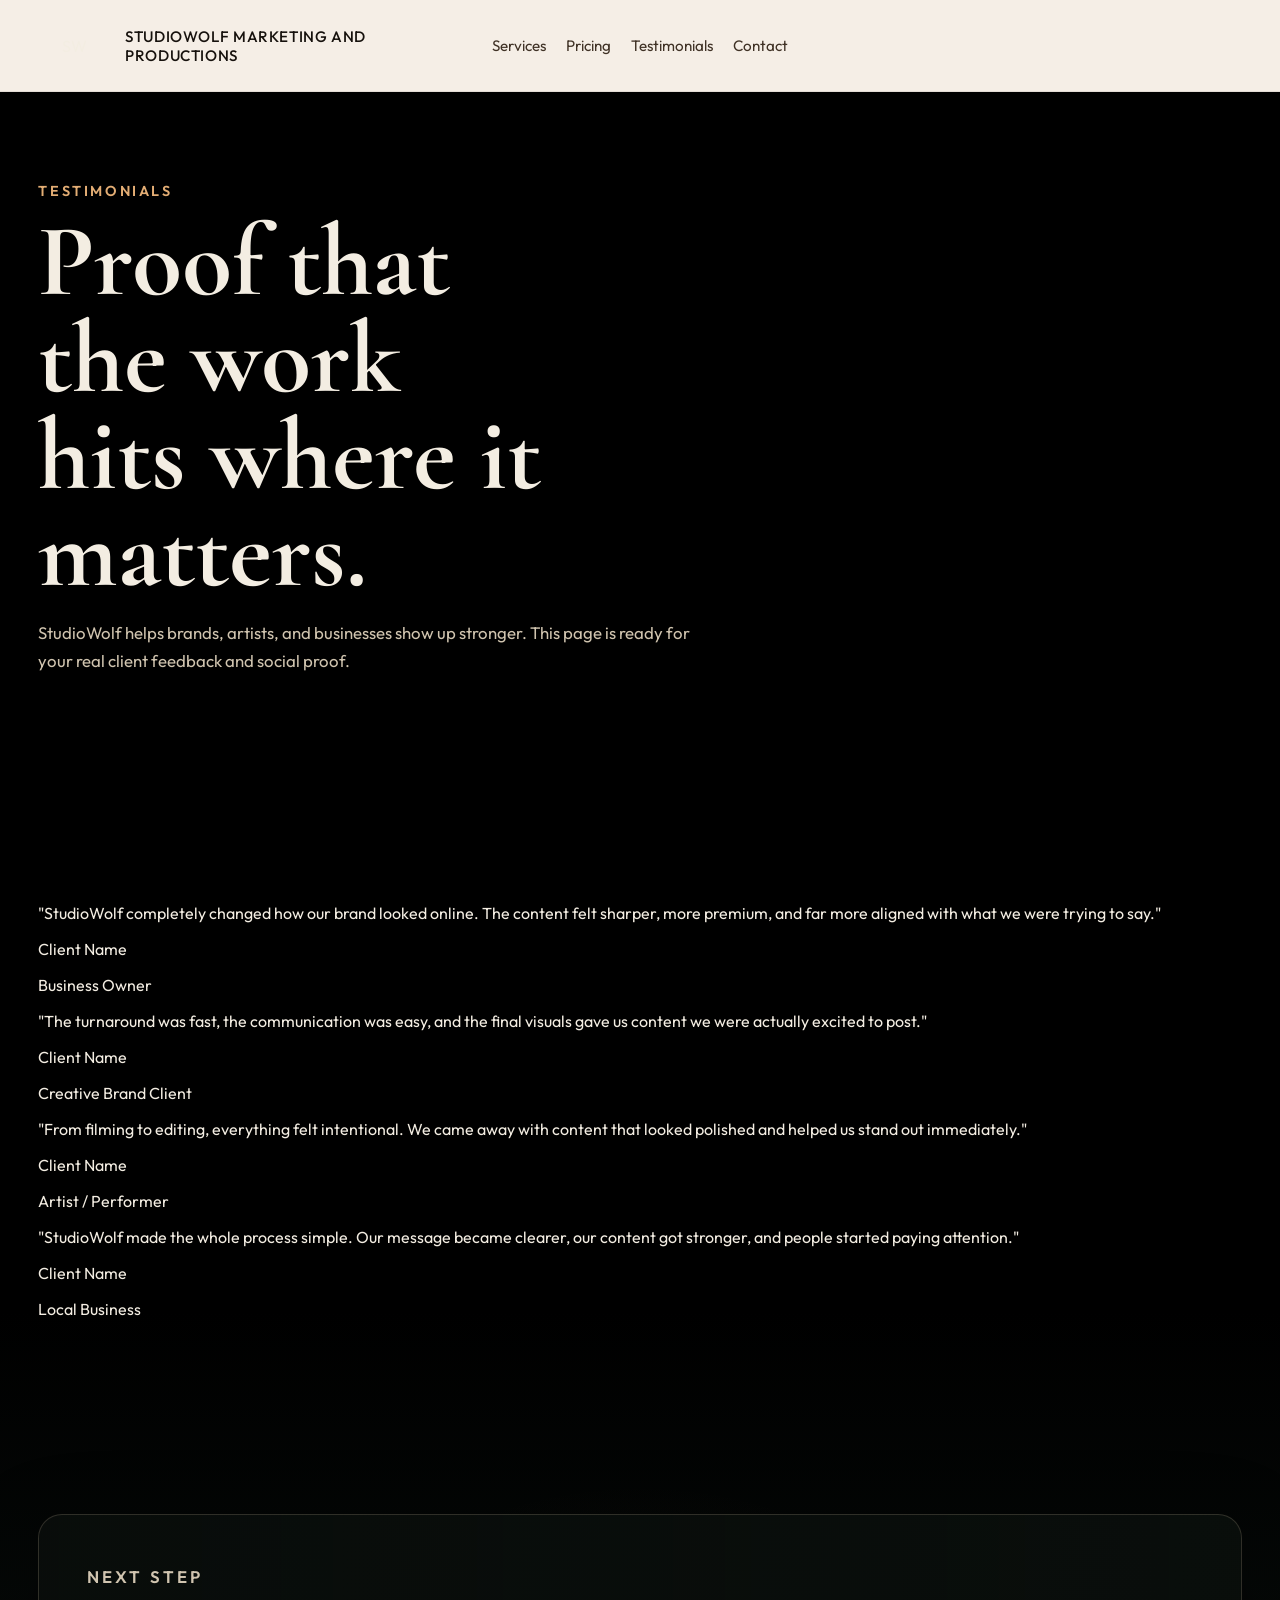
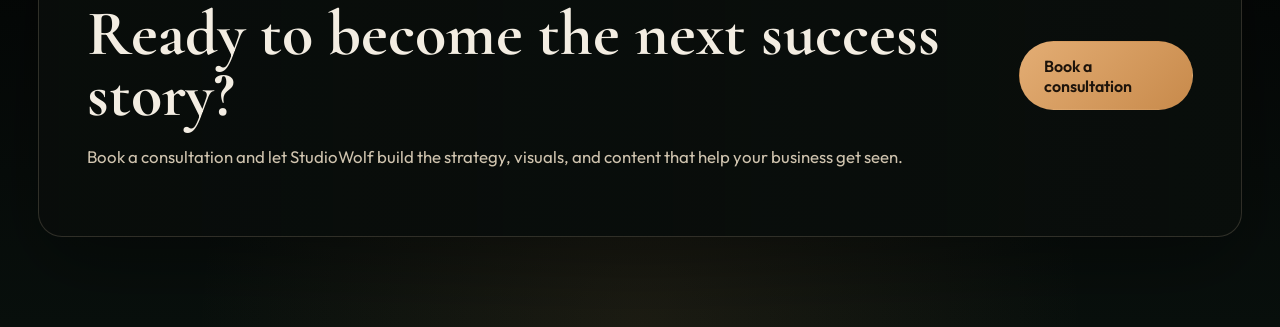
<file: testimonials.html>
<!DOCTYPE html>
<html lang="en">
<head>
  <meta charset="UTF-8">
  <meta name="viewport" content="width=device-width, initial-scale=1.0">
  <title>Testimonials | StudioWolf Marketing and Productions</title>
  <meta
    name="description"
    content="Read what StudioWolf Marketing and Productions clients say about our marketing, production, and content services."
  >
  <link rel="preconnect" href="https://fonts.googleapis.com">
  <link rel="preconnect" href="https://fonts.gstatic.com" crossorigin>
  <link href="https://fonts.googleapis.com/css2?family=Cormorant+Garamond:wght@500;600;700&family=Outfit:wght@300;400;500;600;700&display=swap" rel="stylesheet">
  <link rel="stylesheet" href="styles.css">
</head>
<body>
  <header class="page-header">
    <nav class="site-nav">
      <a class="brand" href="index.html#top">
        <span class="brand-mark">SW</span>
        <span class="brand-text">StudioWolf Marketing and Productions</span>
      </a>
      <div class="nav-links">
        <a href="index.html#services">Services</a>
        <a href="index.html#pricing">Pricing</a>
        <a href="testimonials.html">Testimonials</a>
        <a href="index.html#consultation">Contact</a>
      </div>
    </nav>
  </header>

  <main class="testimonials-page">
    <section class="section page-hero">
      <div class="section-heading">
        <p class="section-label">Testimonials</p>
        <h1>Proof that the work hits where it matters.</h1>
        <p class="page-intro">
          StudioWolf helps brands, artists, and businesses show up stronger. This page is ready for your real client feedback and social proof.
        </p>
      </div>
    </section>

    <section class="section">
      <div class="testimonial-grid">
        <article class="testimonial-card">
          <p class="testimonial-quote">
            "StudioWolf completely changed how our brand looked online. The content felt sharper, more premium, and far more aligned with what we were trying to say."
          </p>
          <p class="testimonial-author">Client Name</p>
          <p class="testimonial-role">Business Owner</p>
        </article>
        <article class="testimonial-card">
          <p class="testimonial-quote">
            "The turnaround was fast, the communication was easy, and the final visuals gave us content we were actually excited to post."
          </p>
          <p class="testimonial-author">Client Name</p>
          <p class="testimonial-role">Creative Brand Client</p>
        </article>
        <article class="testimonial-card">
          <p class="testimonial-quote">
            "From filming to editing, everything felt intentional. We came away with content that looked polished and helped us stand out immediately."
          </p>
          <p class="testimonial-author">Client Name</p>
          <p class="testimonial-role">Artist / Performer</p>
        </article>
        <article class="testimonial-card">
          <p class="testimonial-quote">
            "StudioWolf made the whole process simple. Our message became clearer, our content got stronger, and people started paying attention."
          </p>
          <p class="testimonial-author">Client Name</p>
          <p class="testimonial-role">Local Business</p>
        </article>
      </div>
    </section>

    <section class="section consultation">
      <div class="consultation-panel">
        <div>
          <p class="section-label">Next Step</p>
          <h2>Ready to become the next success story?</h2>
          <p>
            Book a consultation and let StudioWolf build the strategy, visuals, and content that help your business get seen.
          </p>
        </div>
        <a class="button button-primary" href="index.html#consultation">Book a consultation</a>
      </div>
    </section>
  </main>
</body>
</html>
</file>
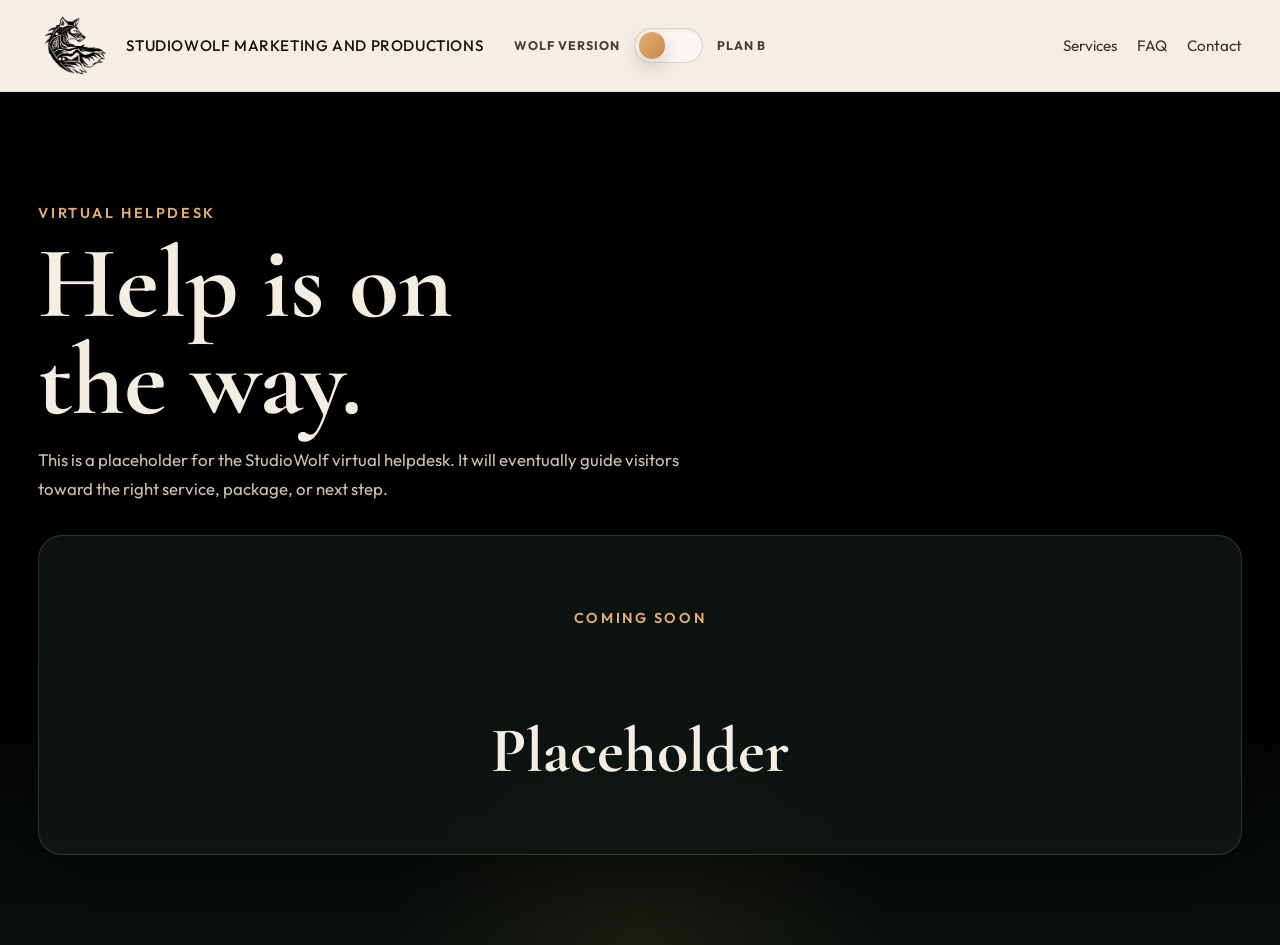
<file: virtual-helpdesk.html>
<!DOCTYPE html>
<html lang="en">
<head>
  <meta charset="UTF-8">
  <meta name="viewport" content="width=device-width, initial-scale=1.0">
  <title>Virtual Helpdesk | StudioWolf Marketing and Productions</title>
  <meta
    name="description"
    content="Placeholder page for the StudioWolf virtual helpdesk."
  >
  <link rel="preconnect" href="https://fonts.googleapis.com">
  <link rel="preconnect" href="https://fonts.gstatic.com" crossorigin>
  <link href="https://fonts.googleapis.com/css2?family=Cormorant+Garamond:wght@500;600;700&family=Outfit:wght@300;400;500;600;700&display=swap" rel="stylesheet">
  <script>
    const savedStudioWolfTheme = sessionStorage.getItem("studiowolf-theme");
    document.documentElement.dataset.theme = savedStudioWolfTheme === "indian" ? "indian" : "wolf";
  </script>
  <link rel="stylesheet" href="styles.css">
</head>
<body>
  <header class="page-header">
    <nav class="site-nav">
      <a class="brand" href="index.html">
        <span class="brand-mark" aria-hidden="true">
          <img src="emblem-transparent.png" alt="StudioWolf logo">
        </span>
        <span class="brand-text">StudioWolf Marketing and Productions</span>
      </a>
      <div class="theme-switcher" aria-label="Website version toggle">
        <span class="theme-switcher-label">Wolf version</span>
        <label class="theme-toggle">
          <input type="checkbox" data-theme-toggle aria-label="Switch website version">
          <span class="theme-toggle-track">
            <span class="theme-toggle-thumb"></span>
          </span>
        </label>
        <span class="theme-switcher-label">Plan B</span>
      </div>
      <div class="nav-links">
        <a href="index.html#services" data-symbol="S" aria-label="Services">Services</a>
        <a href="index.html#faq" data-symbol="?" aria-label="FAQ">FAQ</a>
        <a href="book-consultation.html" data-symbol="C" aria-label="Contact">Contact</a>
      </div>
    </nav>
  </header>

  <main>
    <section class="section calculator-page">
      <div class="section-heading">
        <p class="section-label">Virtual Helpdesk</p>
        <h1>Help is on the way.</h1>
        <p class="page-intro">
          This is a placeholder for the StudioWolf virtual helpdesk. It will eventually guide visitors toward the right service, package, or next step.
        </p>
      </div>

      <div class="calculator-card helpdesk-placeholder">
        <p class="plan">Coming Soon</p>
        <h2>Placeholder</h2>
      </div>
    </section>
  </main>

  <div class="floating-actions" aria-label="Quick actions">
    <a class="floating-button floating-button-secondary" href="virtual-helpdesk.html">Helpdesk</a>
    <a class="floating-button floating-button-primary" href="book-consultation.html">Contact</a>
  </div>
  <script>
    const heroSection = document.querySelector(".hero, .consultation-hero, .pricing-hero, .calculator-page");
    const floatingActions = document.querySelector(".floating-actions");

    if (heroSection && floatingActions) {
      const toggleFloatingActions = () => {
        const heroBottom = heroSection.getBoundingClientRect().bottom;
        floatingActions.classList.toggle("is-visible", heroBottom <= 120);
      };

      toggleFloatingActions();
      window.addEventListener("scroll", toggleFloatingActions, { passive: true });
      window.addEventListener("resize", toggleFloatingActions);
    }
  </script>
  <script src="side-nav.js"></script>
  <script src="theme-toggle.js"></script>
</body>
</html>
</file>
<file: styles.css>
:root {
  --bg: #09100d;
  --bg-soft: #0f1713;
  --panel: rgba(16, 24, 20, 0.78);
  --panel-strong: rgba(11, 17, 14, 0.91);
  --text: #f3ede2;
  --muted: #d0c4af;
  --accent: #c88a4b;
  --accent-soft: #e3ad74;
  --stroke: rgba(244, 225, 194, 0.16);
  --shadow: 0 24px 80px rgba(0, 0, 0, 0.35);
}

html[data-theme="indian"] {
  --bg: #0b0d12;
  --bg-soft: #121723;
  --panel: rgba(16, 21, 30, 0.84);
  --panel-strong: rgba(10, 14, 21, 0.94);
  --text: #f4f7fb;
  --muted: #c6d1dc;
  --accent: #8ea8c8;
  --accent-soft: #d8e4f1;
  --stroke: rgba(217, 229, 242, 0.18);
  --shadow: 0 24px 80px rgba(0, 0, 0, 0.34);
}

* {
  box-sizing: border-box;
}

html {
  scroll-behavior: smooth;
}

body {
  margin: 0;
  font-family: "Outfit", sans-serif;
  color: var(--text);
  background:
    radial-gradient(circle at 50% 100%, rgba(200, 138, 75, 0.1), transparent 22%),
    linear-gradient(180deg, #000000 0%, #000000 68%, #050807 84%, #09100d 100%);
}

html[data-theme="indian"] body {
  background:
    radial-gradient(circle at 74% 18%, rgba(142, 168, 200, 0.18), transparent 24%),
    radial-gradient(circle at 18% 16%, rgba(213, 227, 241, 0.12), transparent 28%),
    linear-gradient(180deg, #040507 0%, #090c12 48%, #101722 76%, #171f2b 100%);
}

a {
  color: inherit;
  text-decoration: none;
}

.page-header {
  position: sticky;
  top: 0;
  z-index: 20;
  background: rgba(255, 248, 240, 0.96);
  border-bottom: 1px solid rgba(22, 17, 13, 0.08);
}

html[data-theme="indian"] .page-header {
  position: absolute;
  top: 0;
  left: 0;
  right: 0;
  background: transparent;
  border-bottom: 0;
}

.hero {
  position: relative;
  min-height: calc(100vh - 5.1rem);
  padding: 0 clamp(1.25rem, 3vw, 3rem) 4rem;
  background:
    linear-gradient(90deg, rgba(8, 13, 11, 0.54) 0%, rgba(8, 13, 11, 0.3) 34%, rgba(8, 13, 11, 0.08) 58%, rgba(8, 13, 11, 0.22) 100%),
    linear-gradient(180deg, rgba(7, 11, 9, 0.08), rgba(7, 11, 9, 0.28)),
    url("Wolf wallpaper business.jpg") center center / cover no-repeat;
  -webkit-mask-image: linear-gradient(180deg, #000 0%, #000 72%, rgba(0, 0, 0, 0.92) 82%, rgba(0, 0, 0, 0.52) 91%, transparent 100%);
  mask-image: linear-gradient(180deg, #000 0%, #000 72%, rgba(0, 0, 0, 0.92) 82%, rgba(0, 0, 0, 0.52) 91%, transparent 100%);
}

html[data-theme="indian"] .hero {
  background:
    linear-gradient(90deg, rgba(6, 8, 12, 0.42) 0%, rgba(6, 8, 12, 0.18) 30%, rgba(6, 8, 12, 0.22) 58%, rgba(6, 8, 12, 0.78) 100%),
    linear-gradient(180deg, rgba(6, 8, 12, 0.1), rgba(6, 8, 12, 0.34)),
    url("anothernotherone.webp") center center / cover no-repeat;
}

.consultation-hero {
  position: relative;
  min-height: calc(100vh - 5.1rem);
  padding: 0 clamp(1.25rem, 3vw, 3rem) 4rem;
  background:
    linear-gradient(90deg, rgba(7, 11, 9, 0.72) 0%, rgba(7, 11, 9, 0.46) 34%, rgba(7, 11, 9, 0.14) 58%, rgba(7, 11, 9, 0.36) 100%),
    linear-gradient(180deg, rgba(6, 10, 8, 0.14), rgba(6, 10, 8, 0.42)),
    url("consultation hero %232.jpg") center center / cover no-repeat;
  -webkit-mask-image: linear-gradient(180deg, #000 0%, #000 78%, rgba(0, 0, 0, 0.88) 88%, transparent 100%);
  mask-image: linear-gradient(180deg, #000 0%, #000 78%, rgba(0, 0, 0, 0.88) 88%, transparent 100%);
}

html[data-theme="indian"] .consultation-hero {
  background:
    linear-gradient(90deg, rgba(6, 8, 12, 0.78) 0%, rgba(6, 8, 12, 0.52) 34%, rgba(6, 8, 12, 0.16) 58%, rgba(6, 8, 12, 0.38) 100%),
    linear-gradient(180deg, rgba(6, 8, 12, 0.16), rgba(6, 8, 12, 0.42)),
    url("consultation hero %232.jpg") center center / cover no-repeat;
}

.pricing-hero {
  position: relative;
  min-height: calc(100vh - 5.1rem);
  padding: 0 clamp(1.25rem, 3vw, 3rem) 4rem;
  background:
    linear-gradient(90deg, rgba(7, 11, 9, 0.72) 0%, rgba(7, 11, 9, 0.48) 34%, rgba(7, 11, 9, 0.18) 58%, rgba(7, 11, 9, 0.4) 100%),
    linear-gradient(180deg, rgba(6, 10, 8, 0.12), rgba(6, 10, 8, 0.38)),
    url("pricing%231.jpg") center center / cover no-repeat;
  -webkit-mask-image: linear-gradient(180deg, #000 0%, #000 78%, rgba(0, 0, 0, 0.88) 88%, transparent 100%);
  mask-image: linear-gradient(180deg, #000 0%, #000 78%, rgba(0, 0, 0, 0.88) 88%, transparent 100%);
}

html[data-theme="indian"] .pricing-hero {
  background:
    linear-gradient(90deg, rgba(6, 8, 12, 0.76) 0%, rgba(6, 8, 12, 0.5) 34%, rgba(6, 8, 12, 0.18) 58%, rgba(6, 8, 12, 0.4) 100%),
    linear-gradient(180deg, rgba(6, 8, 12, 0.14), rgba(6, 8, 12, 0.38)),
    url("pricing%231.jpg") center center / cover no-repeat;
}

.consultation-hero-copy {
  max-width: 44rem;
}

.hero::after {
  content: "";
  position: absolute;
  left: 0;
  right: 0;
  bottom: 0;
  height: clamp(7rem, 16vw, 12rem);
  background: linear-gradient(180deg, rgba(0, 0, 0, 0) 0%, rgba(0, 0, 0, 0.28) 40%, rgba(0, 0, 0, 0.75) 100%);
  pointer-events: none;
  z-index: 0;
}

.site-nav,
.hero-content,
.section {
  position: relative;
  z-index: 1;
}

.site-nav {
  display: grid;
  grid-template-columns: minmax(0, 1fr) auto minmax(0, 1fr);
  align-items: center;
  gap: 1rem;
  padding: 0.55rem clamp(1.25rem, 3vw, 3rem);
}

.brand {
  display: inline-flex;
  align-items: center;
  gap: 0.9rem;
  max-width: 31rem;
}

.brand-mark {
  display: grid;
  place-items: center;
  width: 4.6rem;
  height: 4.6rem;
  border-radius: 0.6rem;
  background: transparent;
  overflow: hidden;
  padding: 0.2rem;
}

html[data-theme="indian"] .brand-mark {
  border-radius: 50%;
  background: rgba(255, 255, 255, 0.14);
  border: 2px solid rgba(255, 255, 255, 0.92);
  padding: 0.42rem;
}

.brand-mark img {
  width: 100%;
  height: 100%;
  object-fit: contain;
  display: block;
}

.brand-text {
  font-size: 0.95rem;
  font-weight: 500;
  letter-spacing: 0.04em;
  text-transform: uppercase;
  color: #16110d;
}

html[data-theme="indian"] .brand-text {
  color: #ffffff;
  text-shadow: 0 2px 14px rgba(0, 0, 0, 0.35);
}

.nav-links {
  display: flex;
  flex-wrap: wrap;
  justify-self: end;
  gap: 1.25rem;
  color: #3f3125;
  transition: opacity 220ms ease, transform 260ms ease;
}

html[data-theme="indian"] .nav-links {
  color: #ffffff;
  text-shadow: 0 2px 14px rgba(0, 0, 0, 0.35);
}

.nav-links a {
  display: inline-flex;
  align-items: center;
  justify-content: center;
  font-size: 0.95rem;
  transition: transform 180ms ease, background-color 180ms ease, border-color 180ms ease, color 180ms ease, box-shadow 180ms ease;
}

.nav-links a:hover {
  transform: translateY(-1px);
}

html[data-theme="indian"] .page-header.is-condensed .nav-links {
  position: fixed;
  right: clamp(1rem, 2.5vw, 2rem);
  top: clamp(1rem, 2.5vw, 1.75rem);
  z-index: 32;
  display: flex;
  gap: 0.7rem;
  align-items: center;
  transform: translateX(0);
  animation: sideDockSlideIn 260ms ease;
}

html[data-theme="indian"] .page-header.is-condensed .nav-links a {
  width: 3.15rem;
  height: 3.15rem;
  border-radius: 50%;
  border: 1px solid rgba(255, 250, 244, 0.7);
  background: rgba(255, 252, 247, 0.96);
  box-shadow: 0 16px 28px rgba(0, 0, 0, 0.14);
  font-size: 0;
  line-height: 1;
  color: #6d513c;
  backdrop-filter: blur(12px);
}

html[data-theme="indian"] .page-header.is-condensed .nav-links a::before {
  content: attr(data-symbol);
  font-size: 1rem;
  font-weight: 700;
  letter-spacing: 0;
}

html[data-theme="indian"] .page-header.is-condensed .nav-links a {
  border-color: rgba(240, 247, 255, 0.28);
  background: rgba(241, 247, 252, 0.9);
  color: #5f7995;
}

@keyframes sideDockSlideIn {
  from {
    opacity: 0;
    transform: translateX(1.2rem);
  }

  to {
    opacity: 1;
    transform: translateX(0);
  }
}

.theme-switcher {
  display: inline-flex;
  align-items: center;
  justify-content: center;
  gap: 0.85rem;
  justify-self: center;
  min-width: max-content;
}

.theme-switcher-label {
  color: #4e3d2e;
  font-size: 0.78rem;
  font-weight: 700;
  letter-spacing: 0.08em;
  text-transform: uppercase;
}

html[data-theme="indian"] .theme-switcher-label {
  color: #ffffff;
  text-shadow: 0 2px 14px rgba(0, 0, 0, 0.35);
}

.theme-toggle {
  position: relative;
  display: inline-flex;
  align-items: center;
}

.theme-toggle input {
  position: absolute;
  opacity: 0;
  pointer-events: none;
}

.theme-toggle-track {
  position: relative;
  display: inline-flex;
  align-items: center;
  width: 4.35rem;
  height: 2.2rem;
  border-radius: 999px;
  border: 1px solid rgba(56, 45, 35, 0.16);
  background: rgba(255, 255, 255, 0.52);
  box-shadow: inset 0 1px 3px rgba(0, 0, 0, 0.08);
  cursor: pointer;
  transition: background-color 180ms ease, border-color 180ms ease;
}

html[data-theme="indian"] .theme-toggle-track {
  border-color: rgba(255, 255, 255, 0.3);
  background: rgba(255, 255, 255, 0.12);
}

.theme-toggle-thumb {
  position: absolute;
  left: 0.24rem;
  width: 1.64rem;
  height: 1.64rem;
  border-radius: 50%;
  background: linear-gradient(135deg, var(--accent-soft), var(--accent));
  box-shadow: 0 8px 20px rgba(0, 0, 0, 0.18);
  transition: transform 200ms ease;
}

.theme-toggle input:checked + .theme-toggle-track .theme-toggle-thumb {
  transform: translateX(2.07rem);
}

.hero-content {
  display: flex;
  align-items: center;
  min-height: calc(100vh - 5.1rem);
}

.hero-layout {
  display: block;
}

.hero-kicker {
  display: none;
}

.hero-title-indian,
.hero-text-indian,
.hero-button-label-plan-b {
  display: none;
}

html[data-theme="indian"] .hero-button-label-default {
  display: none;
}

html[data-theme="indian"] .hero-button-label-plan-b {
  display: inline;
}

.hero-copy {
  width: min(44rem, 100%);
  padding: clamp(1.25rem, 2vw, 2rem);
  border: 1px solid var(--stroke);
  border-radius: 1.75rem;
  background: linear-gradient(180deg, rgba(8, 12, 10, 0.54), rgba(8, 12, 10, 0.26));
  backdrop-filter: blur(10px);
  box-shadow: var(--shadow);
}

html[data-theme="indian"] .hero-copy {
  width: min(39rem, 100%);
  padding: 0;
  border: 0;
  border-radius: 0;
  background: transparent;
  backdrop-filter: none;
  box-shadow: none;
  margin-left: auto;
}

html[data-theme="indian"] .hero-layout {
  display: block;
}

html[data-theme="indian"] .hero-main {
  display: flex;
  flex-direction: column;
  align-items: flex-start;
  max-width: 36rem;
  margin-left: auto;
}

html[data-theme="indian"] .hero-content {
  justify-content: flex-end;
}

html[data-theme="indian"] .hero-kicker {
  display: none;
  margin: 0 0 1rem;
  color: rgba(236, 243, 250, 0.82);
  font-size: 0.92rem;
  font-weight: 600;
  letter-spacing: 0.14em;
  line-height: 1.55;
  max-width: 29rem;
  text-align: left;
  text-transform: uppercase;
}

html[data-theme="indian"] h1 {
  max-width: 8.4ch;
  font-size: clamp(3rem, 6.8vw, 5.6rem);
  line-height: 0.92;
  text-align: left;
}

html[data-theme="indian"] .hero-title-default,
html[data-theme="indian"] .hero-text-default {
  display: none;
}

html[data-theme="indian"] .hero-title-indian,
html[data-theme="indian"] .hero-text-indian {
  display: inline;
}

html[data-theme="indian"] .hero-text {
  max-width: 28rem;
  margin-top: 1.1rem;
  font-size: 1rem;
  color: rgba(232, 239, 246, 0.9);
  text-align: left;
}

html[data-theme="indian"] .hero-actions {
  margin-top: 1.8rem;
  justify-content: flex-start;
}

html[data-theme="indian"] .hero .eyebrow {
  margin-bottom: 0.7rem;
}

.eyebrow,
.section-label,
.plan {
  margin: 0 0 0.8rem;
  color: var(--accent-soft);
  font-size: 0.9rem;
  font-weight: 600;
  letter-spacing: 0.18em;
  text-transform: uppercase;
}

h1,
h2,
h3 {
  margin: 0;
  font-family: "Cormorant Garamond", serif;
  line-height: 0.95;
}

h1 {
  max-width: 10.8ch;
  font-size: clamp(3.5rem, 8vw, 6.8rem);
}

h2 {
  font-size: clamp(2.4rem, 5vw, 4rem);
}

h3 {
  font-size: 2rem;
}

.hero-text,
.card p,
.price-copy,
.consultation-panel p,
li {
  color: var(--muted);
  font-size: 1.05rem;
  line-height: 1.7;
}

.hero-text {
  max-width: 34rem;
  margin: 1.25rem 0 0;
}

.hero-actions {
  display: flex;
  flex-wrap: wrap;
  gap: 1rem;
  margin-top: 2rem;
}

.button {
  display: inline-flex;
  align-items: center;
  justify-content: center;
  min-height: 3.4rem;
  padding: 0.85rem 1.5rem;
  border-radius: 999px;
  border: 1px solid transparent;
  font-weight: 600;
  transition: transform 180ms ease, background-color 180ms ease, border-color 180ms ease;
}

.button:hover {
  transform: translateY(-2px);
}

.button-primary {
  background: linear-gradient(135deg, var(--accent-soft), var(--accent));
  color: #1e140b;
}

html[data-theme="indian"] .button-primary {
  color: #10151b;
}

.button-secondary {
  border-color: rgba(244, 225, 194, 0.35);
  background: rgba(255, 255, 255, 0.04);
  color: var(--text);
}

.section {
  padding: clamp(4rem, 7vw, 7rem) clamp(1.25rem, 3vw, 3rem);
}

.section-heading {
  max-width: 42rem;
  margin-bottom: 2rem;
}

.section-heading h2 {
  line-height: 1.06;
}

.cards,
.pricing-grid {
  display: grid;
  gap: 1.25rem;
}

.service-showcase {
  display: grid;
  grid-template-columns: repeat(3, minmax(0, 1fr));
  gap: 1.25rem;
}

.cards {
  grid-template-columns: repeat(3, minmax(0, 1fr));
}

.cards--compact {
  grid-template-columns: repeat(2, minmax(0, 1fr));
  margin-top: 1.25rem;
}

.card,
.price-card,
.consultation-panel {
  border: 1px solid var(--stroke);
  border-radius: 1.5rem;
  background: var(--panel);
  box-shadow: var(--shadow);
}

.card,
.price-card {
  padding: 1.8rem;
}

.service-card {
  border: 1px solid var(--stroke);
  border-radius: 1.5rem;
  background: var(--panel);
  box-shadow: var(--shadow);
  overflow: hidden;
}

.service-link {
  display: block;
  color: inherit;
  transition: transform 180ms ease;
}

.service-link:hover {
  transform: translateY(-3px);
}

.service-card h3,
.service-card p {
  padding-left: 1.4rem;
  padding-right: 1.4rem;
}

.service-card h3 {
  margin: 1.2rem 0 0.75rem;
}

.service-card p {
  margin: 0 0 1.4rem;
}

.service-cta {
  display: inline-flex;
  align-items: center;
  justify-content: center;
  min-height: 2.9rem;
  margin: 0 1.4rem 1.4rem;
  padding: 0.7rem 1rem;
  border-radius: 999px;
  background: linear-gradient(135deg, var(--accent-soft), var(--accent));
  color: #1e140b;
  font-weight: 600;
}

html[data-theme="indian"] .service-cta {
  color: #10151b;
}

.service-placeholder {
  position: relative;
  aspect-ratio: 4 / 3;
  display: grid;
  place-items: center;
  border-bottom: 1px solid rgba(244, 225, 194, 0.1);
  background:
    linear-gradient(135deg, rgba(227, 173, 116, 0.16), rgba(255, 255, 255, 0.03)),
    radial-gradient(circle at top left, rgba(227, 173, 116, 0.24), transparent 38%),
    linear-gradient(180deg, rgba(14, 20, 17, 0.88), rgba(10, 14, 12, 0.96));
}

html[data-theme="indian"] .service-placeholder {
  background:
    linear-gradient(135deg, rgba(142, 168, 200, 0.16), rgba(255, 255, 255, 0.03)),
    radial-gradient(circle at top left, rgba(216, 228, 241, 0.18), transparent 38%),
    linear-gradient(180deg, rgba(16, 19, 25, 0.88), rgba(11, 14, 20, 0.96));
}

.service-placeholder::before,
.service-placeholder::after {
  content: "";
  position: absolute;
  border: 1px solid rgba(244, 225, 194, 0.12);
  inset: 1rem;
  border-radius: 1rem;
}

.service-placeholder::after {
  inset: 1.6rem;
  border-style: dashed;
}

.service-placeholder span {
  position: relative;
  z-index: 1;
  color: var(--accent-soft);
  font-size: 0.88rem;
  font-weight: 600;
  letter-spacing: 0.14em;
  text-transform: uppercase;
}

.service-placeholder img {
  width: 100%;
  height: 100%;
  object-fit: cover;
  display: block;
}

.service-placeholder-podcast img {
  object-position: center 26%;
}

.price-card {
  display: flex;
  flex-direction: column;
  height: 100%;
}

.price-card-cta {
  justify-content: space-between;
}

.price-card-cta .button {
  margin-top: 1.5rem;
  align-self: flex-start;
}

.card h3,
.price-card h3 {
  margin-bottom: 1rem;
}

.pricing-grid {
  grid-template-columns: repeat(3, minmax(0, 1fr));
}

.pricing-grid--two {
  grid-template-columns: repeat(2, minmax(0, 1fr));
}

.price-card.featured {
  background:
    linear-gradient(180deg, rgba(200, 138, 75, 0.16), rgba(18, 26, 22, 0.9)),
    var(--panel);
}

html[data-theme="indian"] .price-card.featured {
  background:
    linear-gradient(180deg, rgba(142, 168, 200, 0.16), rgba(17, 22, 29, 0.9)),
    var(--panel);
}

.social-management .price-card.featured {
  transform: none;
}

.price-card ul {
  padding-left: 1.2rem;
  margin: 0.65rem 0 0;
}

.price-card li + li {
  margin-top: 0.55rem;
}

.social-management .pricing-grid {
  align-items: stretch;
}

.social-management .pricing-grid + .pricing-grid {
  margin-top: 1.5rem;
}

.social-management .price-copy {
  min-height: 3.5rem;
  margin-bottom: 0.35rem;
}

.social-management li {
  line-height: 1.45;
}

.faq-list {
  display: grid;
  gap: 1rem;
}

.faq-help-strip {
  display: flex;
  align-items: center;
  justify-content: space-between;
  gap: 1rem;
  margin-top: 1.15rem;
  padding: 1rem 0 0.2rem;
  border-top: 1px solid rgba(244, 225, 194, 0.12);
}

.faq-help-copy {
  flex: 1;
  margin: 0;
  color: var(--muted);
  line-height: 1.7;
}

.calculator-page {
  padding-top: clamp(4.5rem, 9vw, 7rem);
}

.page-intro {
  max-width: 42rem;
  color: var(--muted);
  font-size: 1.05rem;
  line-height: 1.7;
}

.calculator-layout {
  display: grid;
  grid-template-columns: 1.1fr 0.9fr;
  gap: 1.25rem;
}

.consultation-page-layout {
  display: grid;
  grid-template-columns: 1.15fr 0.85fr;
  gap: 1.25rem;
}

.calculator-card {
  border: 1px solid var(--stroke);
  border-radius: 1.5rem;
  background: var(--panel);
  box-shadow: var(--shadow);
  padding: clamp(1.5rem, 3vw, 2rem);
}

.calculator-field {
  display: grid;
  gap: 0.55rem;
  margin-bottom: 1rem;
  color: var(--text);
  font-weight: 500;
}

.calculator-field select,
.calculator-field input[type="number"],
.calculator-field input[type="text"],
.calculator-field input[type="email"],
.calculator-field textarea {
  width: 100%;
  min-height: 3.2rem;
  border: 1px solid rgba(244, 225, 194, 0.16);
  border-radius: 0.95rem;
  background: rgba(9, 14, 12, 0.92);
  color: var(--text);
  padding: 0.8rem 0.95rem;
  font: inherit;
  accent-color: var(--accent-soft);
}

.calculator-field textarea {
  min-height: 10rem;
  resize: vertical;
}

.calculator-rate-note {
  margin: -0.2rem 0 1rem;
  color: var(--accent-soft);
  font-size: 0.95rem;
  font-weight: 600;
}

.calculator-field.is-hidden {
  display: none;
}

.calculator-field input[type="number"] {
  appearance: textfield;
  -moz-appearance: textfield;
}

.calculator-field input[type="number"]::-webkit-outer-spin-button,
.calculator-field input[type="number"]::-webkit-inner-spin-button {
  opacity: 1;
  margin: 0;
  filter: invert(88%) sepia(18%) saturate(470%) hue-rotate(335deg) brightness(96%) contrast(89%);
}

.calculator-field select option {
  background: #0b110e;
  color: var(--text);
}

.checkbox-field {
  display: flex;
  align-items: center;
  gap: 0.75rem;
}

.checkbox-field input {
  width: 1.05rem;
  height: 1.05rem;
}

.calculator-result {
  display: flex;
  flex-direction: column;
  justify-content: space-between;
}

.cart-items {
  display: grid;
  gap: 0.85rem;
  margin-bottom: 1.25rem;
}

.cart-item {
  display: flex;
  align-items: flex-start;
  justify-content: space-between;
  gap: 1rem;
  padding: 0.9rem 1rem;
  border: 1px solid rgba(244, 225, 194, 0.12);
  border-radius: 1rem;
  background: rgba(255, 255, 255, 0.03);
}

.cart-item-actions {
  display: grid;
  justify-items: end;
  gap: 0.55rem;
}

.cart-item-title,
.cart-item-meta,
.cart-empty {
  margin: 0;
}

.cart-item-title {
  color: var(--text);
  font-weight: 600;
}

.cart-item-meta,
.cart-empty {
  color: var(--muted);
  line-height: 1.6;
}

.cart-delete {
  border: 1px solid rgba(244, 225, 194, 0.14);
  border-radius: 999px;
  background: rgba(255, 255, 255, 0.04);
  color: var(--text);
  padding: 0.45rem 0.75rem;
  font: inherit;
  cursor: pointer;
}

.monthly-total {
  margin: -0.25rem 0 1rem;
  color: var(--accent-soft);
  font-size: 1rem;
  font-weight: 600;
}

.monthly-total.is-hidden {
  display: none;
}

.calculator-note {
  color: var(--muted);
  line-height: 1.7;
}

.consultation-form-actions {
  display: flex;
  flex-wrap: wrap;
  gap: 0.9rem;
  margin-top: 0.5rem;
}

.consultation-side h2 {
  margin-bottom: 1.4rem;
}

.consultation-steps {
  display: grid;
  gap: 1rem;
}

.consultation-step {
  padding: 1rem 1.05rem;
  border: 1px solid rgba(244, 225, 194, 0.1);
  border-radius: 1rem;
  background: rgba(255, 255, 255, 0.03);
}

.consultation-step strong {
  display: block;
  margin-bottom: 0.45rem;
  color: var(--text);
}

.consultation-step p {
  margin: 0;
  color: var(--muted);
  line-height: 1.7;
}

.helpdesk-placeholder {
  display: grid;
  place-items: center;
  min-height: 20rem;
  text-align: center;
}

.faq-item {
  border: 1px solid var(--stroke);
  border-radius: 1.2rem;
  background: var(--panel);
  box-shadow: var(--shadow);
  overflow: hidden;
}

.faq-item summary {
  cursor: pointer;
  list-style: none;
  padding: 1.15rem 1.3rem;
  color: var(--text);
  font-weight: 600;
}

.faq-item summary::-webkit-details-marker {
  display: none;
}

.faq-item summary::after {
  content: "+";
  float: right;
  color: var(--accent-soft);
  font-size: 1.2rem;
}

.faq-item[open] summary::after {
  content: "-";
}

.faq-item p {
  margin: 0;
  padding: 0 1.3rem 1.3rem;
  color: var(--muted);
  line-height: 1.7;
}

.consultation-panel {
  display: flex;
  align-items: center;
  justify-content: space-between;
  gap: 2rem;
  padding: clamp(1.8rem, 4vw, 3rem);
  background:
    linear-gradient(90deg, rgba(8, 12, 10, 0.84), rgba(8, 12, 10, 0.48)),
    var(--panel-strong);
}

html[data-theme="indian"] .consultation-panel {
  background:
    linear-gradient(90deg, rgba(10, 14, 19, 0.86), rgba(10, 14, 19, 0.52)),
    var(--panel-strong);
}

.floating-actions {
  position: fixed;
  right: clamp(1rem, 2.5vw, 2rem);
  bottom: clamp(1rem, 2.5vw, 2rem);
  display: flex;
  flex-direction: column;
  gap: 0.8rem;
  z-index: 30;
  opacity: 0;
  transform: translateY(1rem);
  pointer-events: none;
  transition: opacity 220ms ease, transform 220ms ease;
}

.floating-actions.is-visible {
  opacity: 1;
  transform: translateY(0);
  pointer-events: auto;
}

.floating-button {
  display: inline-flex;
  align-items: center;
  justify-content: center;
  min-width: 8.8rem;
  min-height: 3.2rem;
  padding: 0.8rem 1.15rem;
  border-radius: 999px;
  border: 1px solid rgba(244, 225, 194, 0.18);
  box-shadow: 0 16px 32px rgba(0, 0, 0, 0.24);
  font-weight: 600;
  backdrop-filter: blur(12px);
}

.floating-button-primary {
  background: linear-gradient(135deg, var(--accent-soft), var(--accent));
  color: #1e140b;
}

html[data-theme="indian"] .floating-button-primary {
  color: #10151b;
}

.floating-button-secondary {
  background: rgba(12, 18, 15, 0.82);
  color: var(--text);
}

@media (max-width: 1200px) {
  .hero {
    background-position: 82% center;
  }

  html[data-theme="indian"] .hero {
    background-position: 74% center;
  }

  .hero-copy {
    width: min(24rem, 54vw);
  }
}

@media (max-width: 960px) {
  .cards,
  .pricing-grid,
  .service-showcase {
    grid-template-columns: 1fr;
  }

  .calculator-layout {
    grid-template-columns: 1fr;
  }

  .consultation-page-layout {
    grid-template-columns: 1fr;
  }

  .faq-help-strip {
    flex-direction: column;
    align-items: flex-start;
  }

  .cards--compact,
  .pricing-grid--two {
    grid-template-columns: 1fr;
  }

  .site-nav,
  .consultation-panel {
    display: flex;
    flex-direction: column;
    align-items: flex-start;
  }

  .hero {
    background-position: 88% center;
  }

  html[data-theme="indian"] .hero {
    background-position: 76% center;
  }

  .theme-switcher {
    width: 100%;
    justify-content: flex-start;
  }

  html[data-theme="indian"] .page-header.is-condensed .nav-links {
    position: static;
    display: flex;
    gap: 1.25rem;
    transform: none;
    justify-items: unset;
  }

  html[data-theme="indian"] .page-header.is-condensed .nav-links a {
    width: auto;
    height: auto;
    border-radius: 0;
    border: 0;
    background: transparent;
    box-shadow: none;
    font-size: 0.95rem;
    color: inherit;
    backdrop-filter: none;
  }

  html[data-theme="indian"] .page-header.is-condensed .nav-links a::before {
    content: none;
  }

  .hero-copy {
    width: min(22rem, 56vw);
  }
}

@media (max-width: 640px) {
  .hero {
    padding-top: 0;
    min-height: calc(100vh - 4.6rem);
    background:
      linear-gradient(180deg, rgba(8, 13, 11, 0.35), rgba(8, 13, 11, 0.48)),
      url("Wolf wallpaper business.jpg") 68% center / cover no-repeat;
  }

  html[data-theme="indian"] .hero {
    background:
      linear-gradient(180deg, rgba(8, 10, 14, 0.42), rgba(8, 10, 14, 0.58)),
      url("anothernotherone.webp") center center / cover no-repeat;
  }

  html[data-theme="indian"] .hero-copy,
  html[data-theme="indian"] .hero-main {
    width: 100%;
    max-width: 100%;
  }

  html[data-theme="indian"] .hero-kicker,
  html[data-theme="indian"] .hero-text {
    max-width: 100%;
  }

  .consultation-hero {
    min-height: calc(100vh - 4.6rem);
    background:
      linear-gradient(180deg, rgba(7, 11, 9, 0.42), rgba(7, 11, 9, 0.6)),
      url("consultation hero %232.jpg") 56% center / cover no-repeat;
  }

  html[data-theme="indian"] .consultation-hero {
    background:
      linear-gradient(180deg, rgba(8, 10, 14, 0.42), rgba(8, 10, 14, 0.6)),
      url("consultation hero %232.jpg") 56% center / cover no-repeat;
  }

  .pricing-hero {
    min-height: calc(100vh - 4.6rem);
    background:
      linear-gradient(180deg, rgba(7, 11, 9, 0.38), rgba(7, 11, 9, 0.56)),
      url("pricing%231.jpg") 54% center / cover no-repeat;
  }

  html[data-theme="indian"] .pricing-hero {
    background:
      linear-gradient(180deg, rgba(8, 10, 14, 0.38), rgba(8, 10, 14, 0.56)),
      url("pricing%231.jpg") 54% center / cover no-repeat;
  }

  .hero-copy {
    width: 100%;
    padding: 1.2rem;
  }

  .floating-actions {
    right: 0.85rem;
    bottom: 0.85rem;
  }

  .floating-button {
    min-width: 7.8rem;
    min-height: 3rem;
    padding: 0.72rem 1rem;
  }

  h1 {
    max-width: none;
  }

  .brand-text {
    font-size: 0.82rem;
  }

  .theme-switcher {
    flex-wrap: wrap;
    gap: 0.65rem;
  }

  .theme-switcher-label {
    font-size: 0.72rem;
  }
}
</file>
